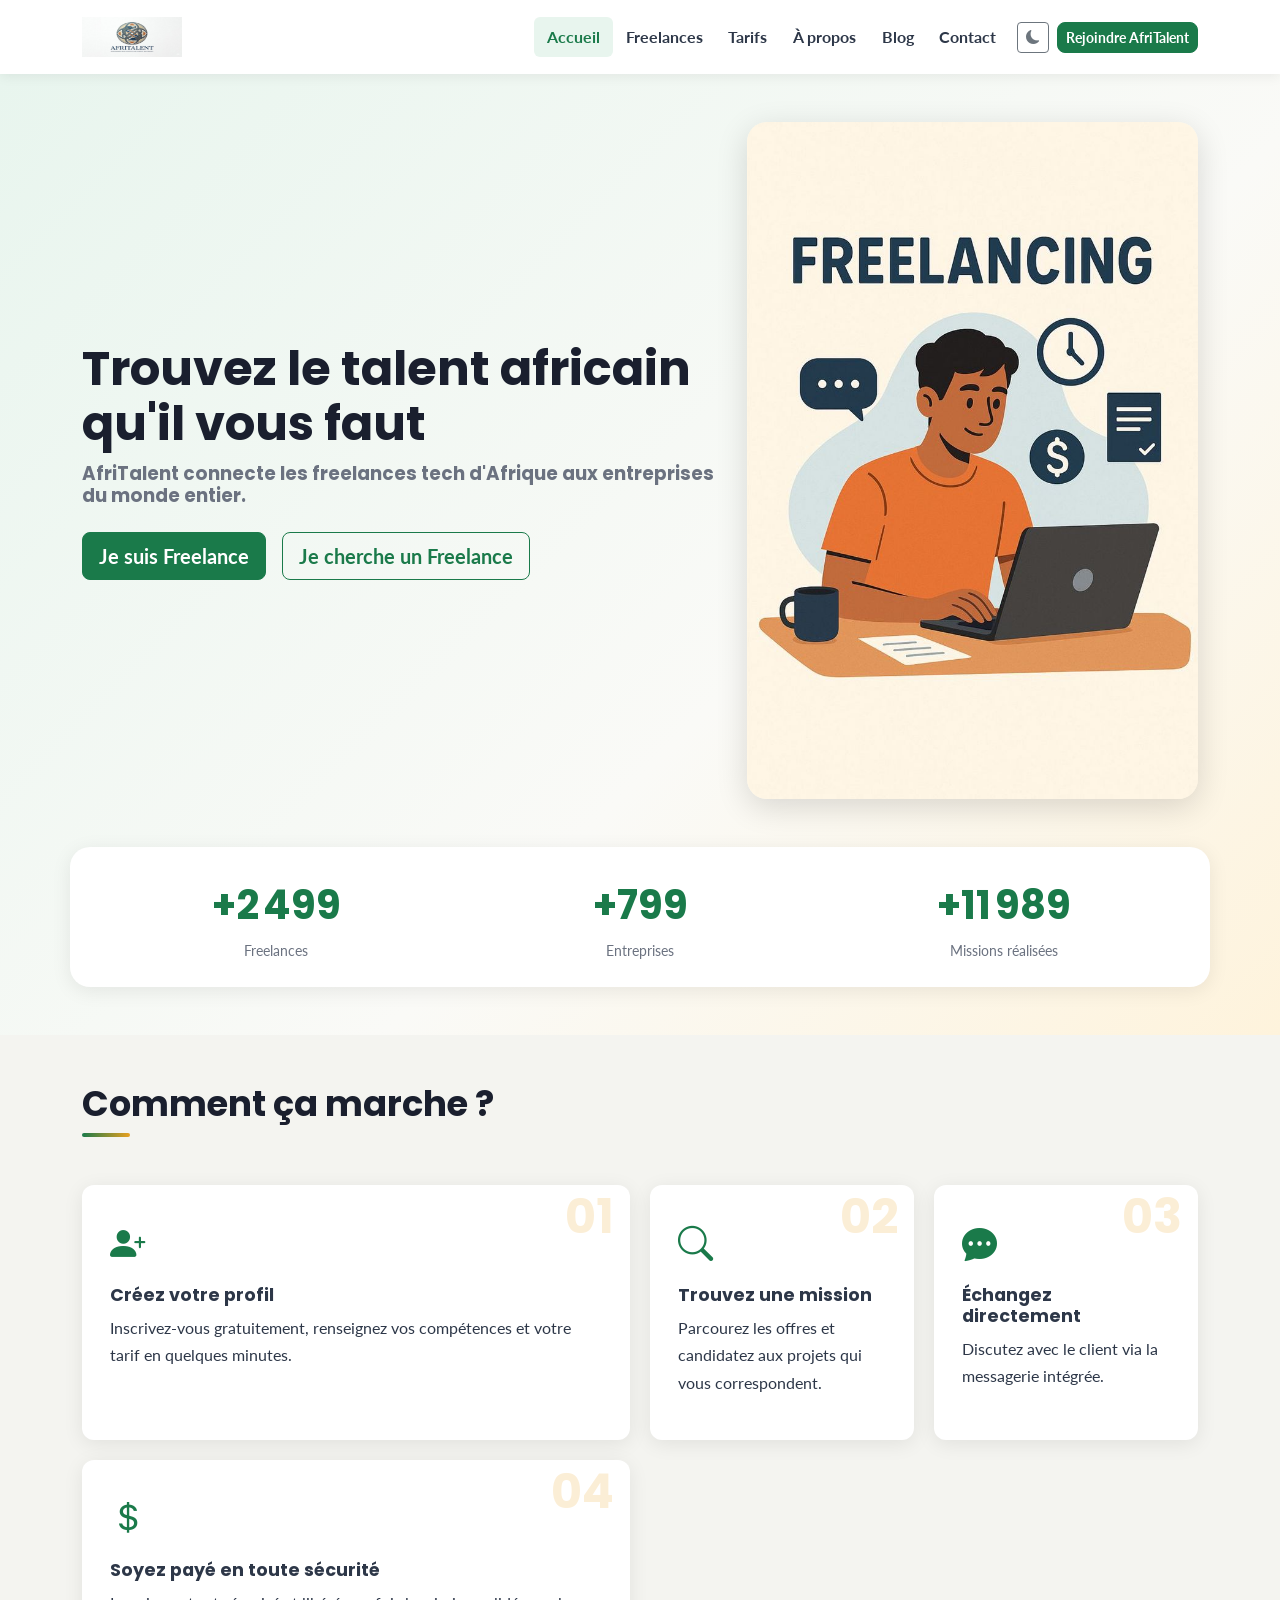
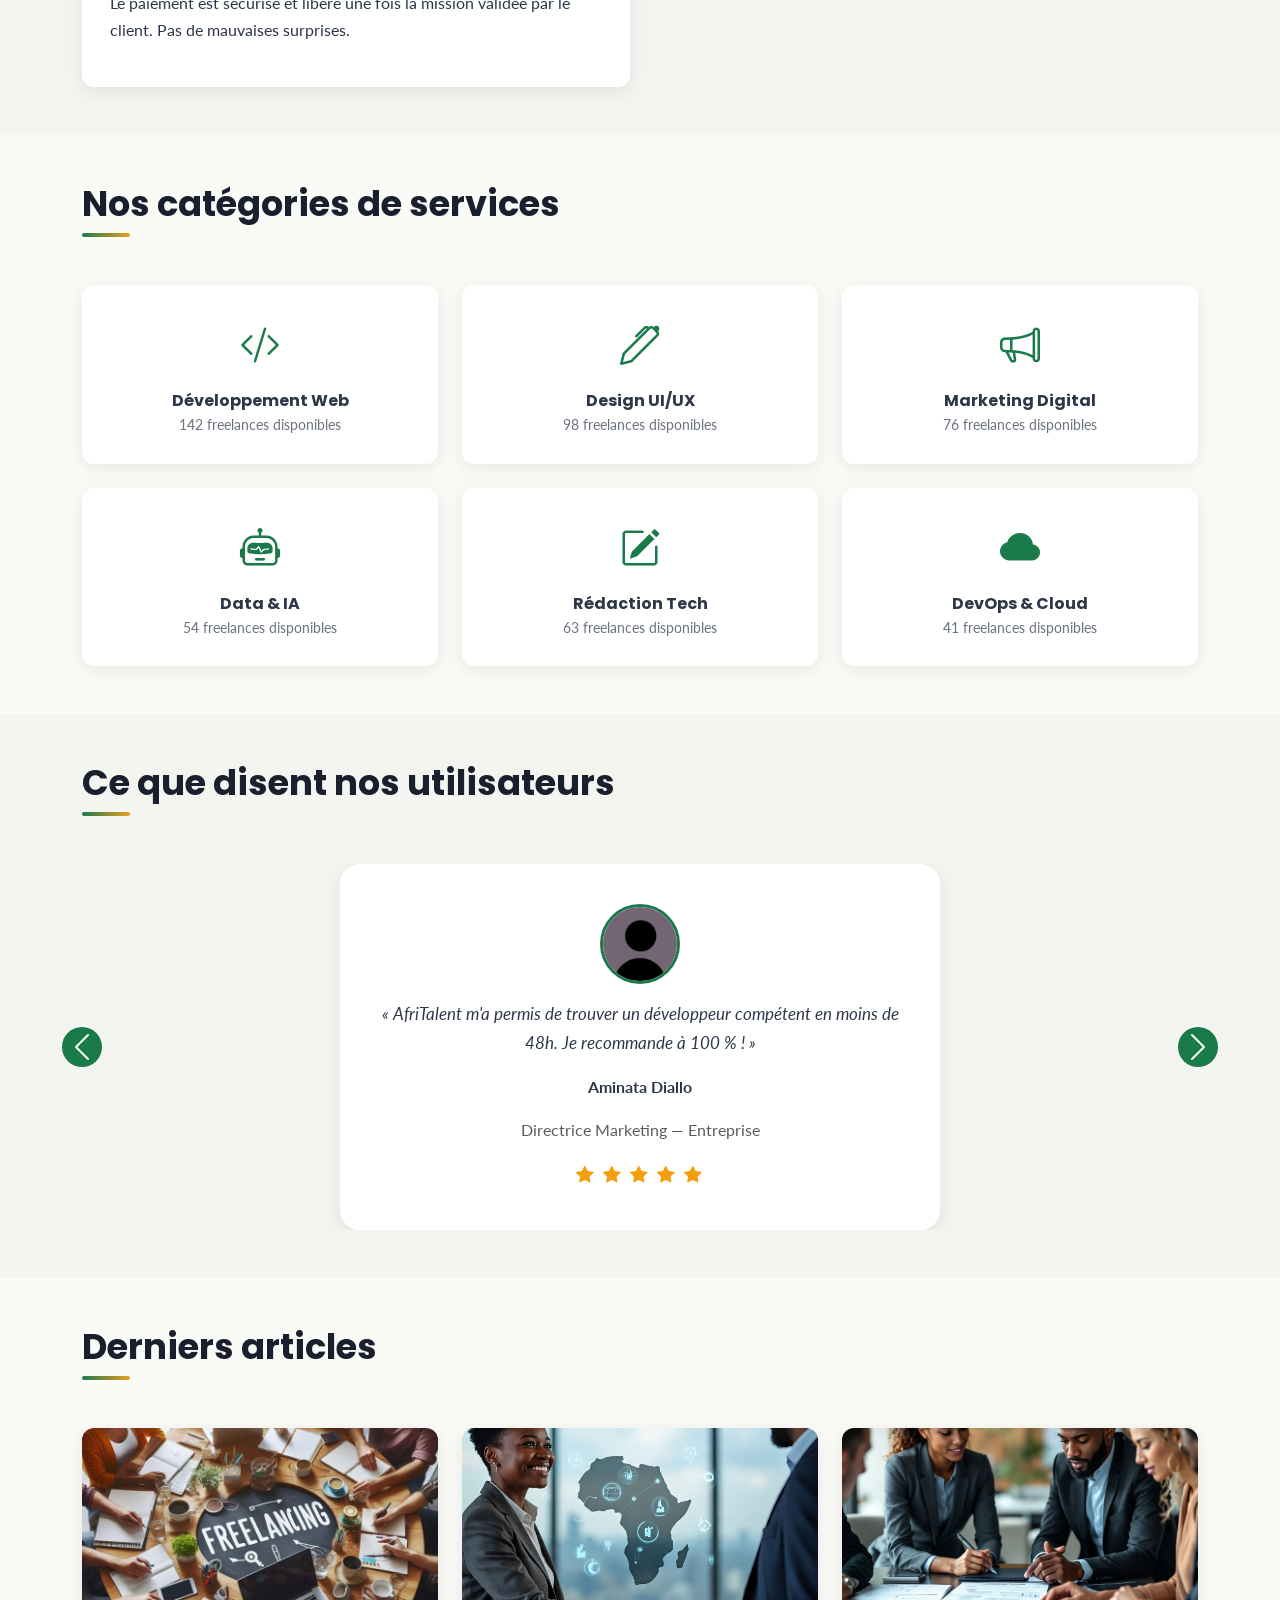
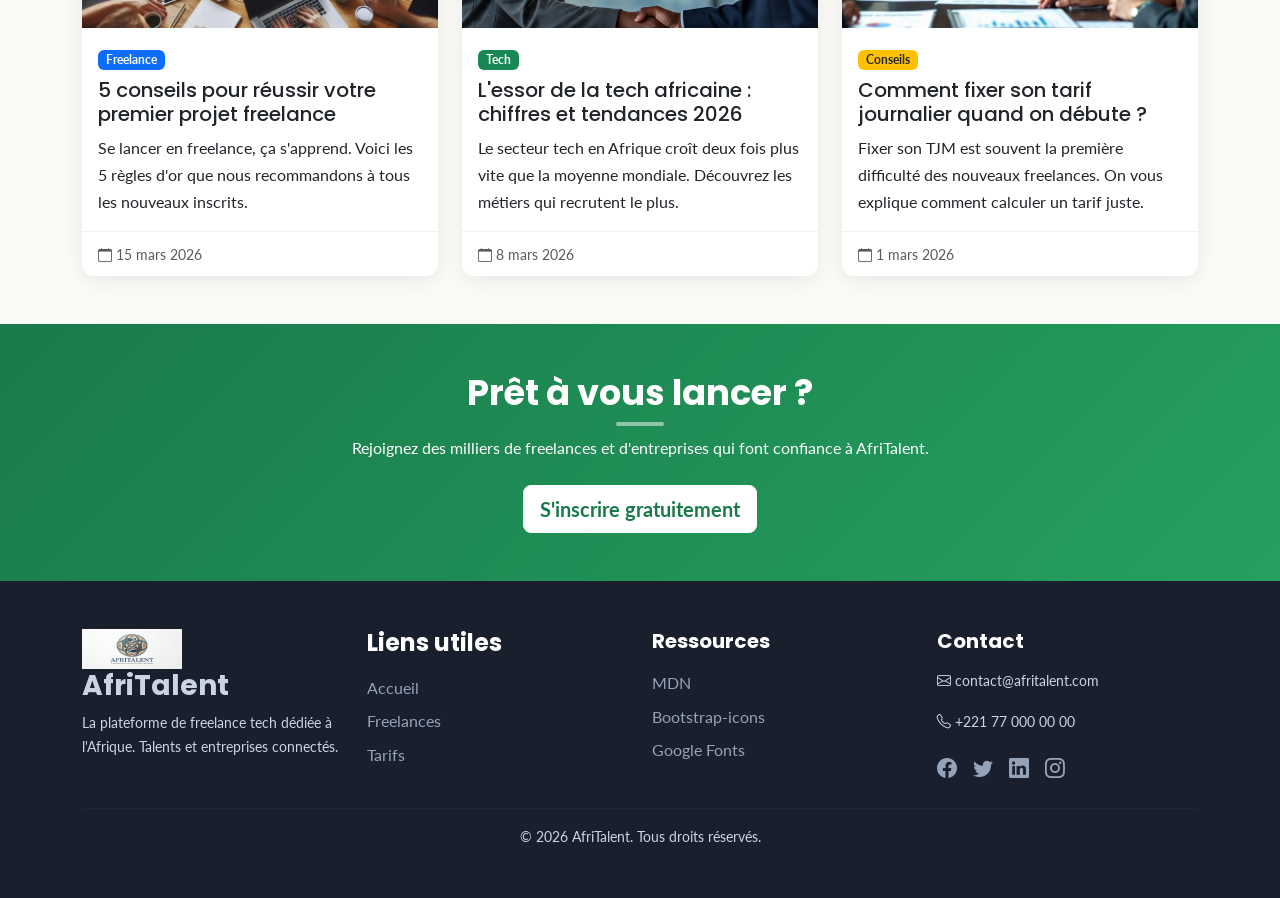
<file: index.html>
<!DOCTYPE html>
<html lang="fr">
<head>
  <meta charset="UTF-8">
  <meta name="viewport" content="width=device-width, initial-scale=1.0">
  <title>AfriTalent — Accueil</title>
  <link href="https://cdn.jsdelivr.net/npm/bootstrap@5.3.0/dist/css/bootstrap.min.css" rel="stylesheet">
  <link href="https://cdn.jsdelivr.net/npm/bootstrap-icons@1.11.0/font/bootstrap-icons.css" rel="stylesheet">
  <link href="https://fonts.googleapis.com/css2?family=Poppins:wght@600;700&family=Lato:wght@400;700&display=swap" rel="stylesheet">

  
  <link rel="stylesheet" href="css/style.css">
</head>
<body>

 
  <nav class="navbar navbar-expand-lg" id="navbar">
    <div class="container">
          <a class="navbar-brand d-flex align-items-center gap-2" href="index.html">
            <img src="images/WhatsApp_Image_2026-04-07_at_17.41.24.jpeg" width="100" height="40" alt="Logo AfriTalent">
          </a>

     
      <button
        class="navbar-toggler"
        type="button"
        data-bs-toggle="collapse"
        data-bs-target="#navMenu"
        aria-controls="navMenu"
        aria-expanded="false"
        aria-label="Ouvrir le menu">
        <span class="navbar-toggler-icon"></span>
      </button>

      
      <div class="collapse navbar-collapse" id="navMenu">
        <ul class="navbar-nav ms-auto align-items-lg-center">
          <li class="nav-item"><a class="nav-link active" href="index.html">Accueil</a></li>
          <li class="nav-item"><a class="nav-link" href="freelances.html">Freelances</a></li>
          <li class="nav-item"><a class="nav-link" href="tarifs.html">Tarifs</a></li>
          <li class="nav-item"><a class="nav-link" href="about.html">À propos</a></li>
          <li class="nav-item"><a class="nav-link" href="index.html#blog">Blog</a></li>
          <li class="nav-item"><a class="nav-link" href="contact.html">Contact</a></li>
          
          <li class="nav-item ms-lg-2">
            <button id="darkModeToggle" class="btn btn-sm btn-outline-secondary" aria-label="Activer le mode sombre">
              <i class="bi bi-moon-fill"></i>
            </button>
          </li>
         
          <li class="nav-item ms-lg-2">
            <a href="freelances.html" class="btn btn-primary btn-sm">Rejoindre AfriTalent</a>
          </li>
        </ul>
      </div>

    </div>
  </nav>
  


  <main>    
    <section id="hero">
      <div class="container py-5">
        <div class="row align-items-center">
          <div class="col-lg-7">
            <h1 class="hero-titre">Trouvez le talent africain qu'il vous faut</h1>
            <h2 class="hero-sous-titre">AfriTalent connecte les freelances tech d'Afrique aux entreprises du monde entier.</h2>
            <div class="d-flex gap-3 flex-wrap mt-4">
              <a href="freelances.html" class="btn btn-primary btn-lg">Je suis Freelance</a>
              <a href="freelances.html" class="btn btn-outline-primary btn-lg">Je cherche un Freelance</a>
            </div>
          </div>

          
          <div class="col-lg-5 text-center mt-4 mt-lg-0">
            <img
              src="images/df5d270bd0e7ac4cbce2df0875bbf3d8.jpg"
               class="img-fluid hero-img"
              width="200"
              alt="img-fluid hero-img">
              
          </div>

        </div>

        
        <div class="row text-center mt-5 stats-row">
          <div class="col-4">
            <p class="stat-nombre" data-cible="2500">0</p>
            <p class="stat-label">Freelances</p>
          </div>
          <div class="col-4">
            <p class="stat-nombre" data-cible="800">0</p>
            <p class="stat-label">Entreprises</p>
          </div>
          <div class="col-4">
            <p class="stat-nombre" data-cible="12000">0</p>
            <p class="stat-label">Missions réalisées</p>
          </div>
        </div>

      </div>
    </section>
    
    <section id="comment-ca-marche" class="py-5 bg-light">
      <div class="container">

        <h2 class="text-center section-titre mb-5">Comment ça marche ?</h2>

       
        <div class="bento-grid">

          <div class="bento-card bento-large">
            <span class="etape-num">01</span>
            <i class="bi bi-person-plus-fill bento-icon"></i>
            <h3>Créez votre profil</h3>
            <p>Inscrivez-vous gratuitement, renseignez vos compétences et votre tarif en quelques minutes.</p>
          </div>

          <div class="bento-card">
            <span class="etape-num">02</span>
            <i class="bi bi-search bento-icon"></i>
            <h3>Trouvez une mission</h3>
            <p>Parcourez les offres et candidatez aux projets qui vous correspondent.</p>
          </div>

          <div class="bento-card">
            <span class="etape-num">03</span>
            <i class="bi bi-chat-dots-fill bento-icon"></i>
            <h3>Échangez directement</h3>
            <p>Discutez avec le client via la messagerie intégrée.</p>
          </div>

          <div class="bento-card bento-large">
            <span class="etape-num">04</span>
            <i class="bi bi-currency-dollar bento-icon"></i>
            <h3>Soyez payé en toute sécurité</h3>
            <p>Le paiement est sécurisé et libéré une fois la mission validée par le client. Pas de mauvaises surprises.</p>
          </div>

        </div>

      </div>
    </section>
    
    <section id="categories" class="py-5">
      <div class="container">

        <h2 class="text-center section-titre mb-5">Nos catégories de services</h2>

        <div class="row g-4">

          <div class="col-6 col-md-4">
            <div class="carte-categorie text-center p-4">
              <i class="bi bi-code-slash cat-icon"></i>
              <h3>Développement Web</h3>
              <p>142 freelances disponibles</p>
            </div>
          </div>

          <div class="col-6 col-md-4">
            <div class="carte-categorie text-center p-4">
              <i class="bi bi-pen cat-icon"></i>
              <h3>Design UI/UX</h3>
              <p>98 freelances disponibles</p>
            </div>
          </div>

          <div class="col-6 col-md-4">
            <div class="carte-categorie text-center p-4">
              <i class="bi bi-megaphone cat-icon"></i>
              <h3>Marketing Digital</h3>
              <p>76 freelances disponibles</p>
            </div>
          </div>

          <div class="col-6 col-md-4">
            <div class="carte-categorie text-center p-4">
              <i class="bi bi-robot cat-icon"></i>
              <h3>Data & IA</h3>
              <p>54 freelances disponibles</p>
            </div>
          </div>

          <div class="col-6 col-md-4">
            <div class="carte-categorie text-center p-4">
              <i class="bi bi-pencil-square cat-icon"></i>
              <h3>Rédaction Tech</h3>
              <p>63 freelances disponibles</p>
            </div>
          </div>

          <div class="col-6 col-md-4">
            <div class="carte-categorie text-center p-4">
              <i class="bi bi-cloud-fill cat-icon"></i>
              <h3>DevOps & Cloud</h3>
              <p>41 freelances disponibles</p>
            </div>
          </div>

        </div>

      </div>
    </section>
    
    <section id="temoignages" class="py-5 bg-light">
      <div class="container">

        <h2 class="text-center section-titre mb-5">Ce que disent nos utilisateurs</h2>

       
        <div id="carouselTemoignages" class="carousel slide" data-bs-ride="carousel">

          <div class="carousel-inner">

            
            <div class="carousel-item active">
              <div class="temoignage-carte text-center mx-auto">
                <img src="images/687cf7e472a3b16ec2a5eead4aaeaf37.jpg" width="100" class="avatar-temoignage" alt="avatar-temoignage">
                <blockquote class="blockquote mt-3">
                  <p>« AfriTalent m'a permis de trouver un développeur compétent en moins de 48h. Je recommande à 100 % ! »</p>
                </blockquote>
                <p class="fw-bold">Aminata Diallo</p>
                <p class="text-muted">Directrice Marketing — Entreprise</p>
                <div class="etoiles">
                  <i class="bi bi-star-fill"></i>
                  <i class="bi bi-star-fill"></i>
                  <i class="bi bi-star-fill"></i>
                  <i class="bi bi-star-fill"></i>
                  <i class="bi bi-star-fill"></i>
                </div>
              </div>
            </div>

            
            <div class="carousel-item">
              <div class="temoignage-carte text-center mx-auto">
                <img src="images/76f5a322677777bc0635cb9f564b9ad1.jpg"   width="100" class="avatar-temoignage" alt="avatar-temoignage">
                <blockquote class="blockquote mt-3">
                  <p>« Grâce à AfriTalent, j'ai décroché mes 5 premières missions en seulement 2 semaines. »</p>
                </blockquote>
                <p class="fw-bold">Kofi Olomide</p>
                <p class="text-muted">Développeur Frontend — Freelance</p>
                <div class="etoiles">
                  <i class="bi bi-star-fill"></i>
                  <i class="bi bi-star-fill"></i>
                  <i class="bi bi-star-fill"></i>
                  <i class="bi bi-star-fill"></i>
                  <i class="bi bi-star-half"></i>
                </div>
              </div>
            </div>

            
            <div class="carousel-item">
              <div class="temoignage-carte text-center mx-auto">
                <img src="images/f19e9a0d8a4726cd33b479cc084d7b6a.jpg" width="100" class="avatar-temoignage" alt="avatar-temoignage">
                <blockquote class="blockquote mt-3">
                  <p>« Une plateforme pensée pour les freelances africains. Les paiements sont rapides et sécurisés. »</p>
                </blockquote>
                <p class="fw-bold">Fatou Ndiaye</p>
                <p class="text-muted">Designer UI/UX — Freelance</p>
                <div class="etoiles">
                  <i class="bi bi-star-fill"></i>
                  <i class="bi bi-star-fill"></i>
                  <i class="bi bi-star-fill"></i>
                  <i class="bi bi-star-fill"></i>
                  <i class="bi bi-star-fill"></i>
                </div>
              </div>
            </div>

          </div>

          
          <button class="carousel-control-prev" type="button" data-bs-target="#carouselTemoignages" data-bs-slide="prev" aria-label="Témoignage précédent">
            <span class="carousel-control-prev-icon"></span>
          </button>
          <button class="carousel-control-next" type="button" data-bs-target="#carouselTemoignages" data-bs-slide="next" aria-label="Témoignage suivant">
            <span class="carousel-control-next-icon"></span>
          </button>

        </div>

      </div>
    </section>
   
    <section id="blog" class="py-5">
      <div class="container">

        <h2 class="text-center section-titre mb-5">Derniers articles</h2>

        <div class="row g-4">

         
          <article class="col-12 col-md-4">
            <div class="card h-100">
              <img src="images/b1a58b099ced44c5b2db3e77854147b1.jpg" width="100" class="card-img-top" alt="card-img-top">
              <div class="card-body">
                <span class="badge bg-primary mb-2">Freelance</span>
                <h3 class="card-title h5">5 conseils pour réussir votre premier projet freelance</h3>
                <p class="card-text">Se lancer en freelance, ça s'apprend. Voici les 5 règles d'or que nous recommandons à tous les nouveaux inscrits.</p>
              </div>
              <div class="card-footer text-muted">
                <small><i class="bi bi-calendar"></i> 15 mars 2026</small>
              </div>
            </div>
          </article>

          
          <article class="col-12 col-md-4">
            <div class="card h-100">
              <img src="images/bdda19cdc6d26619f533c00db366be8b.jpg" width="100" class="card-img-top" alt="card-img-top">
              <div class="card-body">
                <span class="badge bg-success mb-2">Tech</span>
                <h3 class="card-title h5">L'essor de la tech africaine : chiffres et tendances 2026</h3>
                <p class="card-text">Le secteur tech en Afrique croît deux fois plus vite que la moyenne mondiale. Découvrez les métiers qui recrutent le plus.</p>
              </div>
              <div class="card-footer text-muted">
                <small><i class="bi bi-calendar"></i> 8 mars 2026</small>
              </div>
            </div>
          </article>

          
          <article class="col-12 col-md-4">
            <div class="card h-100">
              <img src="images/9570a740dff319b472f298de32eec435.jpg" width="100" class="card-img-top" alt="card-img-top">
              <div class="card-body">
                <span class="badge bg-warning text-dark mb-2">Conseils</span>
                <h3 class="card-title h5">Comment fixer son tarif journalier quand on débute ?</h3>
                <p class="card-text">Fixer son TJM est souvent la première difficulté des nouveaux freelances. On vous explique comment calculer un tarif juste.</p>
              </div>
              <div class="card-footer text-muted">
                <small><i class="bi bi-calendar"></i> 1 mars 2026</small>
              </div>
            </div>
          </article>

        </div>
      </div>
    </section>
    
    <section id="cta" class="py-5">
      <div class="container text-center">
        <h2 class="section-titre">Prêt à vous lancer ?</h2>
        <p class="mb-4">Rejoignez des milliers de freelances et d'entreprises qui font confiance à AfriTalent.</p>
        <a href="contact.html" class="btn btn-primary btn-lg">S'inscrire gratuitement</a>
      </div>
    </section>
    

  </main>


 
  <footer class="py-5">
    <div class="container">
      <div class="row g-4">

       
        <div class="col-12 col-md-3">
          <h3><img src="images/WhatsApp_Image_2026-04-07_at_17.41.24.jpeg" width="100" height="40" alt="Logo AfriTalent" > AfriTalent</h3>
          <p>La plateforme de freelance tech dédiée à l'Afrique. Talents et entreprises connectés.</p>
        </div>

        
        <div class="col-6 col-md-3">
          <h4>Liens utiles</h4>
          <ul class="list-unstyled">
            <li><a href="index.html">Accueil</a></li>
            <li><a href="freelances.html">Freelances</a></li>
            <li><a href="tarifs.html">Tarifs</a></li>
          </ul>
        </div>

       
        <div class="col-6 col-md-3">
          <h5>Ressources</h5>
          <ul class="list-unstyled">
            <li><a href="https://developer.mozilla.org/fr/">MDN</a></li>
            <li><a href="https://icons.getbootstrap.com/">Bootstrap-icons</a></li>
            <li><a href="https://fonts.googleapis.com/css2?family=Poppins:wght@600;700&family=Lato:wght@400;700&display=swap">Google Fonts</a></li>
          </ul>
        </div>

        
        <div class="col-12 col-md-3">
          <h5>Contact</h5>
          <p><i class="bi bi-envelope"></i> contact@afritalent.com</p>
          <p><i class="bi bi-telephone"></i> +221 77 000 00 00</p>
          <div class="d-flex gap-3 mt-2">
            <a href="#" aria-label="Facebook AfriTalent"><i class="bi bi-facebook fs-5"></i></a>
            <a href="#" aria-label="Twitter AfriTalent"><i class="bi bi-twitter fs-5"></i></a>
            <a href="#" aria-label="LinkedIn AfriTalent"><i class="bi bi-linkedin fs-5"></i></a>
            <a href="#" aria-label="Instagram AfriTalent"><i class="bi bi-instagram fs-5"></i></a>
          </div>
        </div>

      </div>

     
      <hr class="mt-4">
      <p class="text-center mb-0">© <span id="annee"></span> AfriTalent. Tous droits réservés.</p>
    </div>
  </footer>
  

 
  <button id="btnHaut" aria-label="Retour en haut de page">
    <i class="bi bi-arrow-up"></i>
  </button>

  
  <script src="https://cdn.jsdelivr.net/npm/bootstrap@5.3.0/dist/js/bootstrap.bundle.min.js"></script>
  <script src="js/main.js"></script>

</body>
</html>
</file>
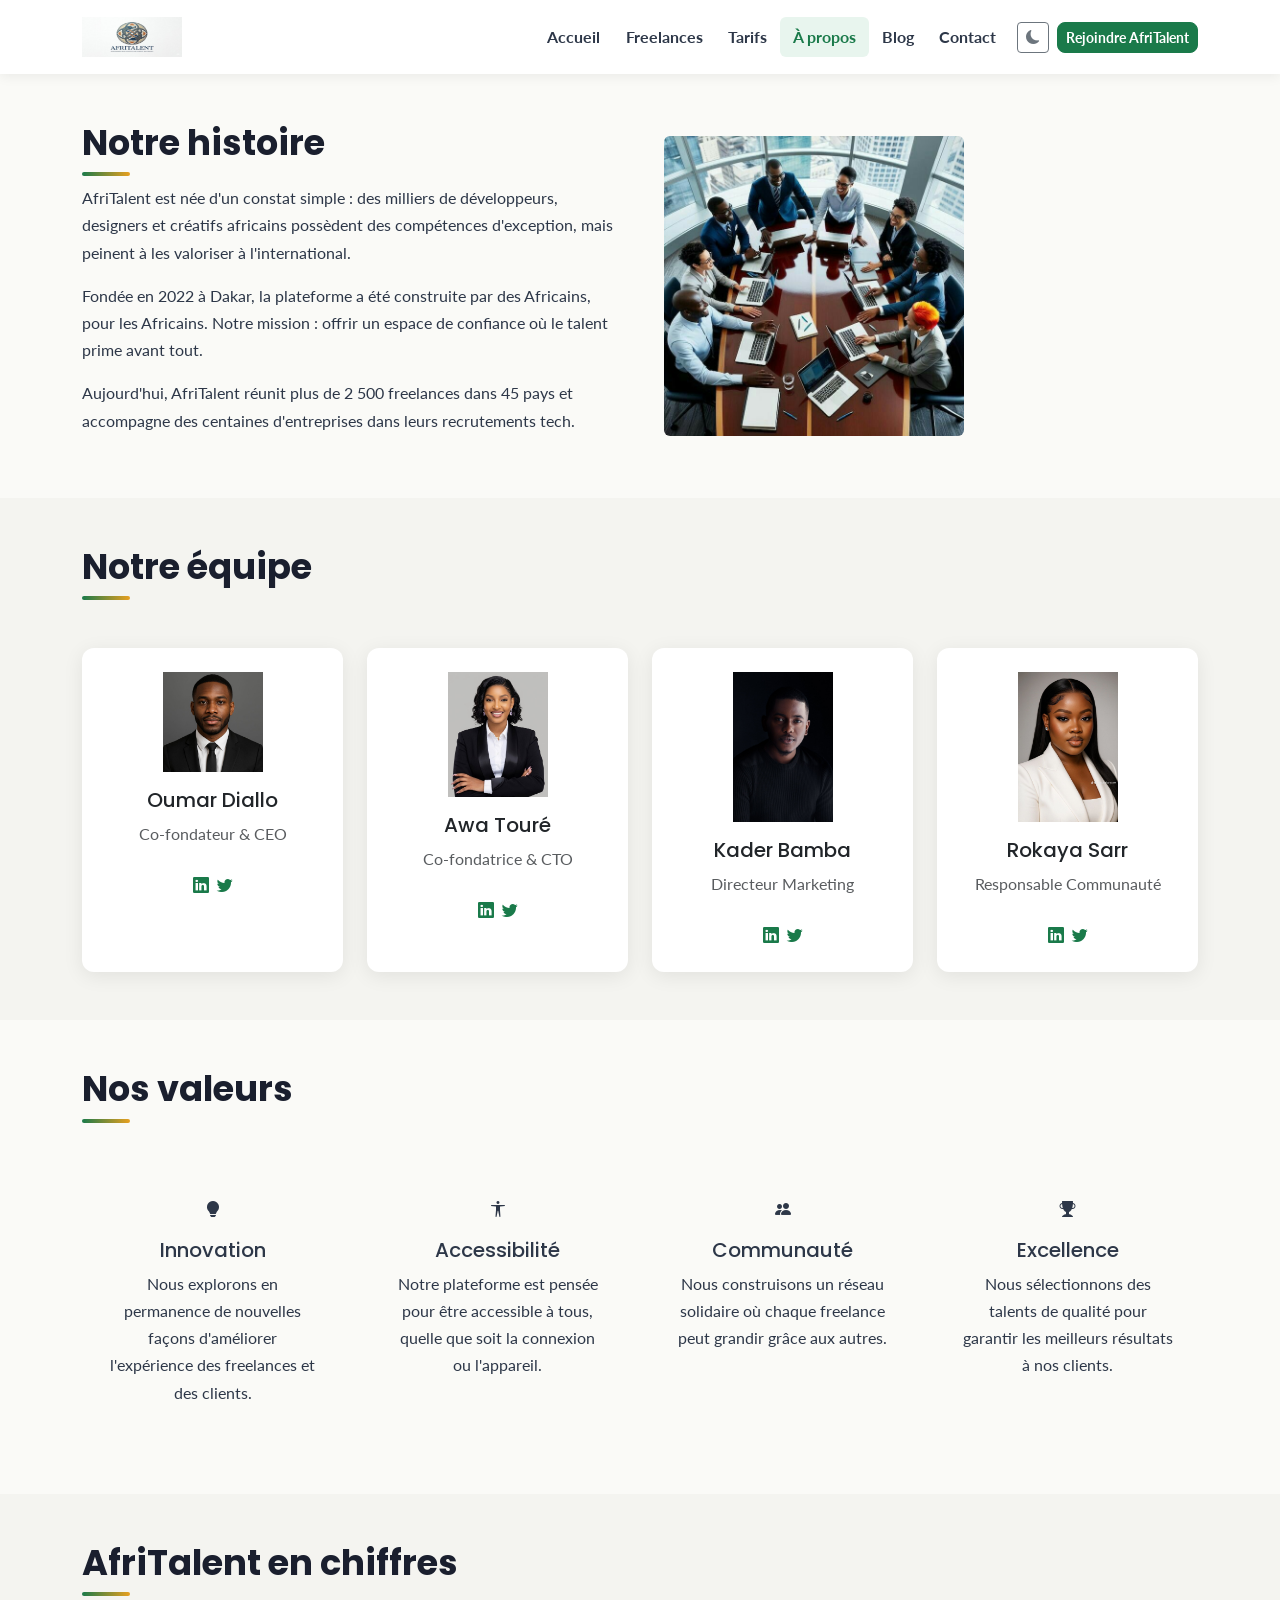
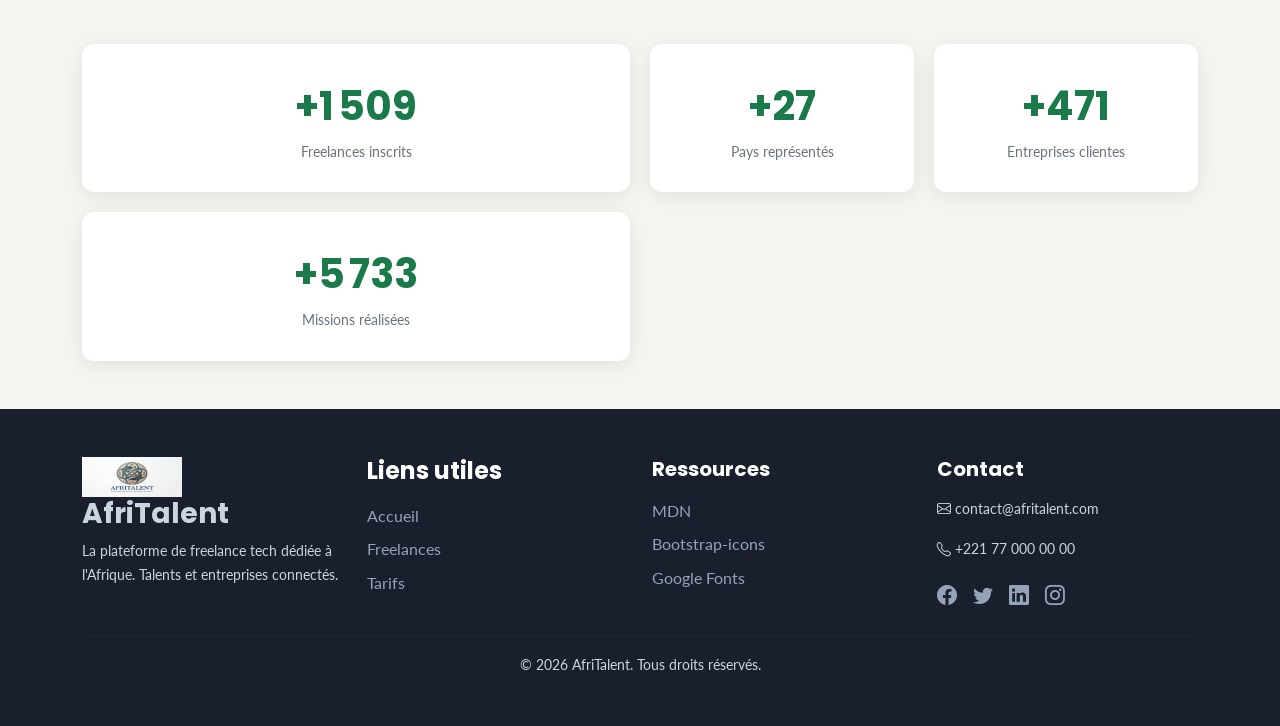
<file: about.html>
<!DOCTYPE html>

<html lang="fr">
<head>
  <meta charset="UTF-8">
  <meta name="viewport" content="width=device-width, initial-scale=1.0">
  <title>AfriTalent — À propos</title>

  <link href="https://cdn.jsdelivr.net/npm/bootstrap@5.3.0/dist/css/bootstrap.min.css" rel="stylesheet">
  <link href="https://cdn.jsdelivr.net/npm/bootstrap-icons@1.11.0/font/bootstrap-icons.css" rel="stylesheet">
  <link href="https://fonts.googleapis.com/css2?family=Poppins:wght@600;700&family=Lato:wght@400;700&display=swap" rel="stylesheet">
  <link rel="stylesheet" href="css/style.css">
</head>
<body>

 

 <nav class="navbar navbar-expand-lg" id="navbar">
    <div class="container">
          <a class="navbar-brand d-flex align-items-center gap-2" href="about.html">
            <img src="images/WhatsApp_Image_2026-04-07_at_17.41.24.jpeg" width="100" height="40" alt="Logo AfriTalent" >
          </a>
      
      <button
        class="navbar-toggler"
        type="button"
        data-bs-toggle="collapse"
        data-bs-target="#navMenu"
        aria-controls="navMenu"
        aria-expanded="false"
        aria-label="Ouvrir le menu">
        <span class="navbar-toggler-icon"></span>
      </button>
      <div class="collapse navbar-collapse" id="navMenu">
        <ul class="navbar-nav ms-auto align-items-lg-center">
          <li class="nav-item"><a class="nav-link" href="index.html">Accueil</a></li>
          <li class="nav-item"><a class="nav-link" href="freelances.html">Freelances</a></li>
          <li class="nav-item"><a class="nav-link" href="tarifs.html">Tarifs</a></li>
          <li class="nav-item"><a class="nav-link active" href="about.html">À propos</a></li>
          <li class="nav-item"><a class="nav-link" href="index.html#blog">Blog</a></li>
          <li class="nav-item"><a class="nav-link" href="contact.html">Contact</a></li>
          <li class="nav-item ms-lg-2">
            <button id="darkModeToggle" class="btn btn-sm btn-outline-secondary" aria-label="Activer le mode sombre">
              <i class="bi bi-moon-fill"></i>
            </button>
          </li>
          <li class="nav-item ms-lg-2">
            <a href="contact.html" class="btn btn-primary btn-sm">Rejoindre AfriTalent</a>
          </li>
        </ul>
      </div>
    </div>
  </nav>
 
  <main>


<section id="notre-histoire" class="py-5">
  <div class="container">
    <div class="row align-items-center g-5">

     
      <div class="col-lg-6">
        <h1 class="section-titre">Notre histoire</h1>
        <p>AfriTalent est née d'un constat simple : des milliers de développeurs, designers et créatifs africains possèdent des compétences d'exception, mais peinent à les valoriser à l'international.</p>
        <p>Fondée en 2022 à Dakar, la plateforme a été construite par des Africains, pour les Africains. Notre mission : offrir un espace de confiance où le talent prime avant tout.</p>
        <p>Aujourd'hui, AfriTalent réunit plus de 2 500 freelances dans 45 pays et accompagne des centaines d'entreprises dans leurs recrutements tech.</p>
      </div>

     
      <div class="col-lg-6 text-center">
        <img
          src="images/37081ba71fe676dae36eb520a37b9ba0.jpg"
          width="300"
          class="img-fluid rounded"
          alt="img-fluid rounded">
      </div>

    </div>
  </div>
</section>

<section id="equipe" class="py-5 bg-light">
  <div class="container">

    <h2 class="section-titre text-center mb-5">Notre équipe</h2>

    <div class="row g-4 justify-content-center">

      
      <div class="col-12 col-sm-6 col-md-3">
        <div class="card carte-equipe text-center p-4 h-100">
          <img src="images/78a49037be202bfa335fef1cf9e3718f.jpg" width="100" class="avatar-equipe mx-auto" alt="avatar-equipe mx-auto">
          <h3 class="h5 mt-3">Oumar Diallo</h3>
          <p class="text-muted">Co-fondateur & CEO</p>
          <div class="d-flex justify-content-center gap-2 mt-2">
            <a href="#" aria-label="LinkedIn de Oumar Diallo"><i class="bi bi-linkedin"></i></a>
            <a href="#" aria-label="Twitter de Oumar Diallo"><i class="bi bi-twitter"></i></a>
          </div>
        </div>
      </div>

      <div class="col-12 col-sm-6 col-md-3">
        <div class="card carte-equipe text-center p-4 h-100">
          <img src="images/83b36988547b4e469c51b1bd72244a81.jpg" width="100" class="avatar-equipe mx-auto" alt="avatar-equipe mx-auto">
          <h3 class="h5 mt-3">Awa Touré</h3>
          <p class="text-muted">Co-fondatrice & CTO</p>
          <div class="d-flex justify-content-center gap-2 mt-2">
            <a href="#" aria-label="LinkedIn de Awa Touré"><i class="bi bi-linkedin"></i></a>
            <a href="#" aria-label="Twitter de Awa Touré"><i class="bi bi-twitter"></i></a>
          </div>
        </div>
      </div>

      
      <div class="col-12 col-sm-6 col-md-3">
        <div class="card carte-equipe text-center p-4 h-100">
          <img src="images/c1a7aeb50eb91ceb8b17fdafae41c72e.jpg" width="100" class="avatar-equipe mx-auto" alt="avatar-equipe mx-auto">
          <h3 class="h5 mt-3">Kader Bamba</h3>
          <p class="text-muted">Directeur Marketing</p>
          <div class="d-flex justify-content-center gap-2 mt-2">
            <a href="#" aria-label="LinkedIn de Kader Bamba"><i class="bi bi-linkedin"></i></a>
            <a href="#" aria-label="Twitter de Kader Bamba"><i class="bi bi-twitter"></i></a>
          </div>
        </div>
      </div>

     
      <div class="col-12 col-sm-6 col-md-3">
        <div class="card carte-equipe text-center p-4 h-100">
          <img src="images/bd002c3fc8a3ac8dc9d9a5e6d3c851af.jpg" width="100" class="avatar-equipe mx-auto" alt="avatar-equipe mx-auto">
          <h3 class="h5 mt-3">Rokaya Sarr</h3>
          <p class="text-muted">Responsable Communauté</p>
          <div class="d-flex justify-content-center gap-2 mt-2">
            <a href="#" aria-label="LinkedIn de Rokia Sanogo"><i class="bi bi-linkedin"></i></a>
            <a href="#" aria-label="Twitter de Rokia Sanogo"><i class="bi bi-twitter"></i></a>
          </div>
        </div>
      </div>

    </div>

  </div>
</section>

<section id="valeurs" class="py-5">
  <div class="container">

    <h2 class="section-titre text-center mb-5">Nos valeurs</h2>

    <div class="row g-4 text-center">

      <div class="col-12 col-sm-6 col-md-3">
        <div class="carte-valeur p-4">
          <i class="bi bi-lightbulb-fill valeur-icon"></i>
          <h3 class="h5 mt-3">Innovation</h3>
          <p>Nous explorons en permanence de nouvelles façons d'améliorer l'expérience des freelances et des clients.</p>
        </div>
      </div>

      <div class="col-12 col-sm-6 col-md-3">
        <div class="carte-valeur p-4">
          <i class="bi bi-universal-access valeur-icon"></i>
          <h3 class="h5 mt-3">Accessibilité</h3>
          <p>Notre plateforme est pensée pour être accessible à tous, quelle que soit la connexion ou l'appareil.</p>
        </div>
      </div>

      <div class="col-12 col-sm-6 col-md-3">
        <div class="carte-valeur p-4">
          <i class="bi bi-people-fill valeur-icon"></i>
          <h3 class="h5 mt-3">Communauté</h3>
          <p>Nous construisons un réseau solidaire où chaque freelance peut grandir grâce aux autres.</p>
        </div>
      </div>

      <div class="col-12 col-sm-6 col-md-3">
        <div class="carte-valeur p-4">
          <i class="bi bi-trophy-fill valeur-icon"></i>
          <h3 class="h5 mt-3">Excellence</h3>
          <p>Nous sélectionnons des talents de qualité pour garantir les meilleurs résultats à nos clients.</p>
        </div>
      </div>

    </div>

  </div>
</section>

<section id="chiffres" class="py-5 bg-light">
  <div class="container">

    <h2 class="section-titre text-center mb-5">AfriTalent en chiffres</h2>
    <div class="bento-grid">
      <div class="bento-card bento-large text-center">
        <p class="stat-nombre" data-cible="2500">0</p>
        <p class="stat-label">Freelances inscrits</p>
      </div>
      <div class="bento-card text-center">
        <p class="stat-nombre" data-cible="45">0</p>
        <p class="stat-label">Pays représentés</p>
      </div>
      <div class="bento-card text-center">
        <p class="stat-nombre" data-cible="800">0</p>
        <p class="stat-label">Entreprises clientes</p>
      </div>
      <div class="bento-card bento-large text-center">
        <p class="stat-nombre" data-cible="12000">0</p>
        <p class="stat-label">Missions réalisées</p>
      </div>
    </div>

  </div>
</section>
  </main>

  <footer class="py-5">
    <div class="container">
      <div class="row g-4">
         <div class="col-12 col-md-3">
          <h3><img src="images/WhatsApp_Image_2026-04-07_at_17.41.24.jpeg" width="100" height="40" alt="Logo AfriTalent" > AfriTalent</h3>
          <p>La plateforme de freelance tech dédiée à l'Afrique. Talents et entreprises connectés.</p>
        </div>
        <div class="col-6 col-md-3">
          <h4>Liens utiles</h4>
          <ul class="list-unstyled">
            <li><a href="index.html">Accueil</a></li>
            <li><a href="freelances.html">Freelances</a></li>
            <li><a href="tarifs.html">Tarifs</a></li>
          </ul>
        </div>
        <div class="col-6 col-md-3">
          <h5>Ressources</h5>
            <ul class="list-unstyled">
            <li><a href="https://developer.mozilla.org/fr/">MDN</a></li>
            <li><a href="https://icons.getbootstrap.com/">Bootstrap-icons</a></li>
            <li><a href="https://fonts.googleapis.com/css2?family=Poppins:wght@600;700&family=Lato:wght@400;700&display=swap">Google Fonts</a></li>
          </ul>
        </div>
        <div class="col-12 col-md-3">
          <h5>Contact</h5>
          <p><i class="bi bi-envelope"></i> contact@afritalent.com</p>
          <p><i class="bi bi-telephone"></i> +221 77 000 00 00</p>
          <div class="d-flex gap-3 mt-2">
            <a href="#" aria-label="Facebook AfriTalent"><i class="bi bi-facebook fs-5"></i></a>
            <a href="#" aria-label="Twitter AfriTalent"><i class="bi bi-twitter fs-5"></i></a>
            <a href="#" aria-label="LinkedIn AfriTalent"><i class="bi bi-linkedin fs-5"></i></a>
            <a href="#" aria-label="Instagram AfriTalent"><i class="bi bi-instagram fs-5"></i></a>
          </div>
        </div>
      </div>
      <hr class="mt-4">
      <p class="text-center mb-0">© <span id="annee"></span> AfriTalent. Tous droits réservés.</p>
    </div>
  </footer>


  <button id="btnHaut" aria-label="Retour en haut de page">
    <i class="bi bi-arrow-up"></i>
  </button>

  <script src="https://cdn.jsdelivr.net/npm/bootstrap@5.3.0/dist/js/bootstrap.bundle.min.js"></script>

  <script src="js/main.js"></script>

</body>
</html>
</file>
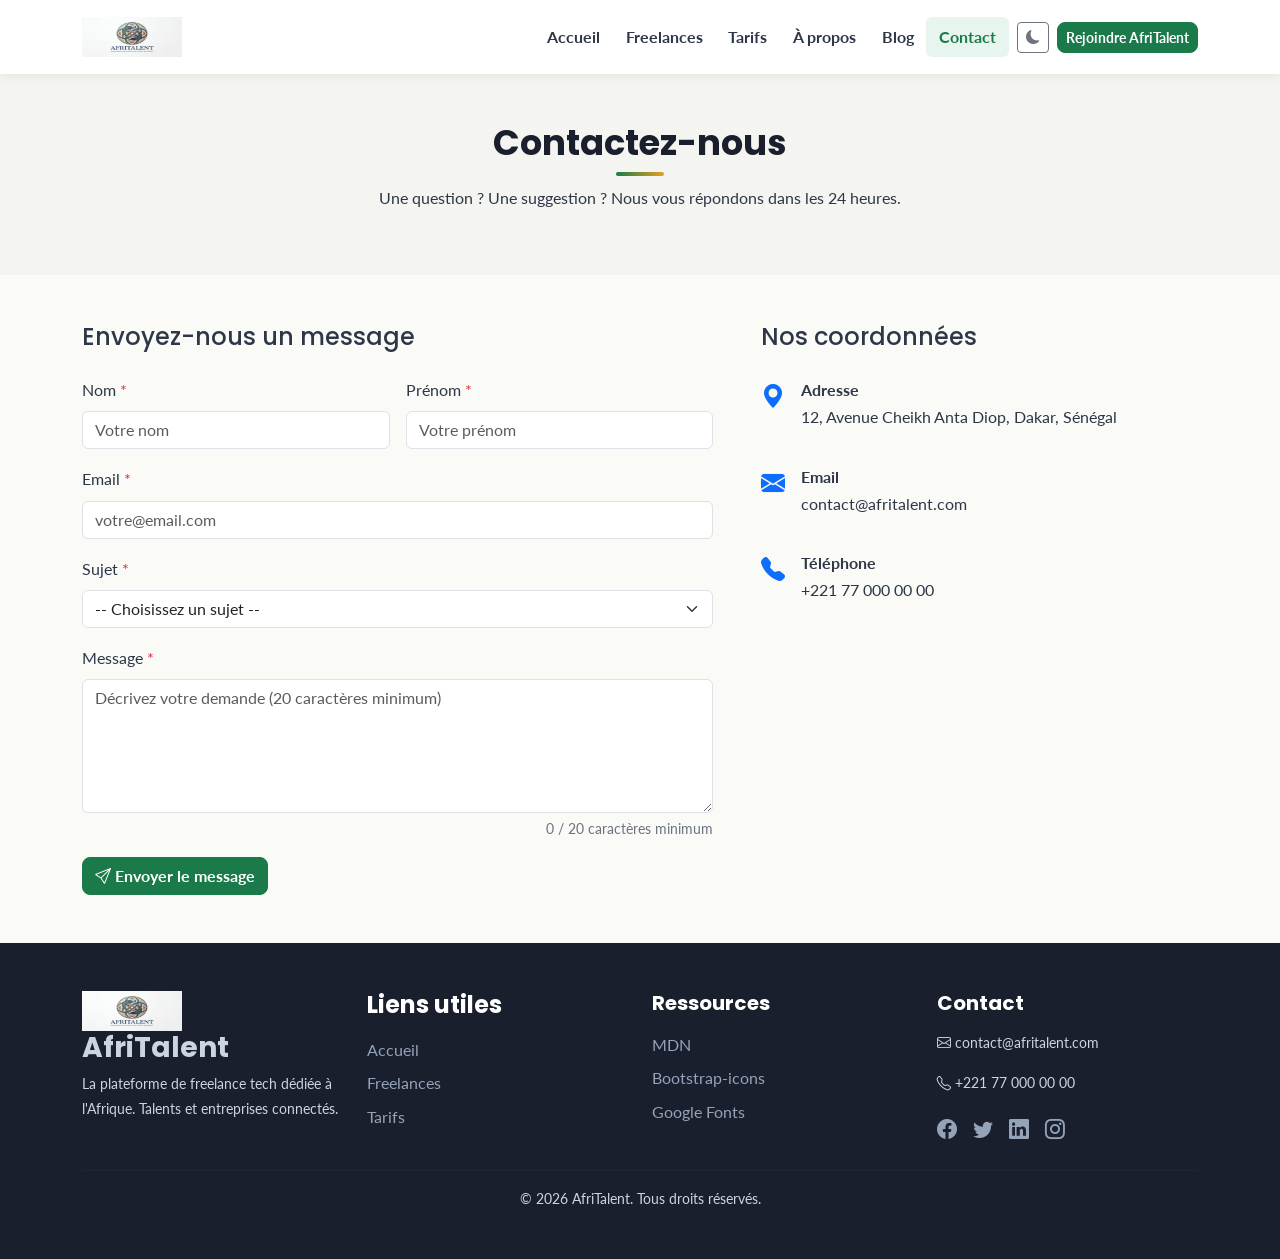
<file: contact.html>
<!DOCTYPE html>
<html lang="fr">
<head>
  <meta charset="UTF-8">
  <meta name="viewport" content="width=device-width, initial-scale=1.0">
  <title>AfriTalent — Contact</title>

  <link href="https://cdn.jsdelivr.net/npm/bootstrap@5.3.0/dist/css/bootstrap.min.css" rel="stylesheet">
  <link href="https://cdn.jsdelivr.net/npm/bootstrap-icons@1.11.0/font/bootstrap-icons.css" rel="stylesheet">
  <link href="https://fonts.googleapis.com/css2?family=Poppins:wght@600;700&family=Lato:wght@400;700&display=swap" rel="stylesheet">
  <link rel="stylesheet" href="css/style.css">
</head>
<body>

 

  <nav class="navbar navbar-expand-lg" id="navbar">
    <div class="container">
       <a class="navbar-brand d-flex align-items-center gap-2" href="index.html">
            <img src="images/WhatsApp_Image_2026-04-07_at_17.41.24.jpeg" width="100" height="40" alt="Logo AfriTalent" >
          </a>
      <button
        class="navbar-toggler"
        type="button"
        data-bs-toggle="collapse"
        data-bs-target="#navMenu"
        aria-controls="navMenu"
        aria-expanded="false"
        aria-label="Ouvrir le menu">
        <span class="navbar-toggler-icon"></span>
      </button>
      <div class="collapse navbar-collapse" id="navMenu">
        <ul class="navbar-nav ms-auto align-items-lg-center">
          <li class="nav-item"><a class="nav-link" href="index.html">Accueil</a></li>
          <li class="nav-item"><a class="nav-link" href="freelances.html">Freelances</a></li>
          <li class="nav-item"><a class="nav-link" href="tarifs.html">Tarifs</a></li>
          <li class="nav-item"><a class="nav-link" href="about.html">À propos</a></li>
          <li class="nav-item"><a class="nav-link" href="index.html#blog">Blog</a></li>
          <li class="nav-item"><a class="nav-link active" href="contact.html">Contact</a></li>
          <li class="nav-item ms-lg-2">
            <button id="darkModeToggle" class="btn btn-sm btn-outline-secondary" aria-label="Activer le mode sombre">
              <i class="bi bi-moon-fill"></i>
            </button>
          </li>
          <li class="nav-item ms-lg-2">
            <a href="contact.html" class="btn btn-primary btn-sm">Rejoindre AfriTalent</a>
          </li>
        </ul>
      </div>
    </div>
  </nav>
 

  <main>

<section class="py-5 bg-light">
  <div class="container text-center">
    <h1 class="section-titre">Contactez-nous</h1>
    <p>Une question ? Une suggestion ? Nous vous répondons dans les 24 heures.</p>
  </div>
</section>



<section class="py-5">
  <div class="container">
    <div class="row g-5">

      
      <div class="col-lg-7">
        <h2 class="h4 mb-4">Envoyez-nous un message</h2>

       
        <form id="formulaireContact" novalidate>

          <div class="row g-3">

           
            <div class="col-md-6">
              <label for="nom" class="form-label">Nom <span class="text-danger">*</span></label>
              <input
                type="text"
                class="form-control"
                id="nom"
                name="nom"
                placeholder="Votre nom"
                required>
              
              <div class="message-erreur" id="erreur-nom"></div>
            </div>

           
            <div class="col-md-6">
              <label for="prenom" class="form-label">Prénom <span class="text-danger">*</span></label>
              <input
                type="text"
                class="form-control"
                id="prenom"
                name="prenom"
                placeholder="Votre prénom"
                required>
              <div class="message-erreur" id="erreur-prenom"></div>
            </div>

           
            <div class="col-12">
              <label for="email" class="form-label">Email <span class="text-danger">*</span></label>
              <input
                type="email"
                class="form-control"
                id="email"
                name="email"
                placeholder="votre@email.com"
                required>
              <div class="message-erreur" id="erreur-email"></div>
            </div>

           
            <div class="col-12">
              <label for="sujet" class="form-label">Sujet <span class="text-danger">*</span></label>
              <select class="form-select" id="sujet" name="sujet" required>
                <option value="">-- Choisissez un sujet --</option>
                <option value="inscription">Inscription / Compte</option>
                <option value="paiement">Paiement</option>
                <option value="mission">Mission / Projet</option>
                <option value="partenariat">Partenariat</option>
                <option value="autre">Autre</option>
              </select>
              <div class="message-erreur" id="erreur-sujet"></div>
            </div>

            
            <div class="col-12">
              <label for="message" class="form-label">Message <span class="text-danger">*</span></label>
              <textarea
                class="form-control"
                id="message"
                name="message"
                rows="5"
                placeholder="Décrivez votre demande (20 caractères minimum)"
                required></textarea>
              <div class="message-erreur" id="erreur-message"></div>
            </div>

         
            <div class="col-12">
              <button type="submit" class="btn btn-primary">
                <i class="bi bi-send"></i> Envoyer le message
              </button>
            </div>

          </div>

        </form>

       
        <div id="message-succes" class="alert alert-success mt-4" style="display:none;" role="alert">
          <i class="bi bi-check-circle-fill"></i>
          Votre message a bien été envoyé ! Nous vous répondrons dans les 24 heures.
        </div>

      </div>
     
      <aside class="col-lg-5">
        <h2 class="h4 mb-4">Nos coordonnées</h2>

        <div class="d-flex gap-3 mb-3 align-items-start">
          <i class="bi bi-geo-alt-fill fs-4 text-primary"></i>
          <div>
            <p class="fw-bold mb-0">Adresse</p>
            <p>12, Avenue Cheikh Anta Diop, Dakar, Sénégal</p>
          </div>
        </div>

        <div class="d-flex gap-3 mb-3 align-items-start">
          <i class="bi bi-envelope-fill fs-4 text-primary"></i>
          <div>
            <p class="fw-bold mb-0">Email</p>
            <p>contact@afritalent.com</p>
          </div>
        </div>

        <div class="d-flex gap-3 mb-4 align-items-start">
          <i class="bi bi-telephone-fill fs-4 text-primary"></i>
          <div>
            <p class="fw-bold mb-0">Téléphone</p>
            <p>+221 77 000 00 00</p>
          </div>
        </div>

       
        <iframe
          src="https://www.google.com/maps/embed?pb=!1m18!1m12!1m3!1d3859.8!2d-17.4441!3d14.6928!2m3!1f0!2f0!3f0!3m2!1i1024!2i768!4f13.1!3m3!1m2!1s0x0%3A0x0!2zMTTCsDQxJzMzLjMiTiAxN8KwMjYnMzguOCJX!5e0!3m2!1sfr!2ssn!4v1234567890"
         
          height="220"
          style="border:0; border-radius: 8px ; width: 100%;"
          allowfullscreen=""
          loading="lazy"
          title="Localisation d'AfriTalent sur Google Maps">
        </iframe>

      </aside>

    </div>
  </div>
</section>


  </main>

  
  <footer class="py-5">
    <div class="container">
      <div class="row g-4">

        
        <div class="col-12 col-md-3">
          <h3><img src="images/WhatsApp_Image_2026-04-07_at_17.41.24.jpeg" width="100" height="40" alt="Logo AfriTalent" > AfriTalent</h3>
          <p>La plateforme de freelance tech dédiée à l'Afrique. Talents et entreprises connectés.</p>
        </div>

       
        <div class="col-6 col-md-3">
          <h4>Liens utiles</h4>
          <ul class="list-unstyled">
            <li><a href="index.html">Accueil</a></li>
            <li><a href="freelances.html">Freelances</a></li>
            <li><a href="tarifs.html">Tarifs</a></li>
          </ul>
        </div>

       
        <div class="col-6 col-md-3">
          <h5>Ressources</h5>
          <ul class="list-unstyled">
            <li><a href="https://developer.mozilla.org/fr/">MDN</a></li>
            <li><a href="https://icons.getbootstrap.com/">Bootstrap-icons</a></li>
            <li><a href="https://fonts.googleapis.com/css2?family=Poppins:wght@600;700&family=Lato:wght@400;700&display=swap">Google Fonts</a></li>
          </ul>
        </div>

        
        <div class="col-12 col-md-3">
          <h5>Contact</h5>
          <p><i class="bi bi-envelope"></i> contact@afritalent.com</p>
          <p><i class="bi bi-telephone"></i> +221 77 000 00 00</p>
          <div class="d-flex gap-3 mt-2">
            <a href="#" aria-label="Facebook AfriTalent"><i class="bi bi-facebook fs-5"></i></a>
            <a href="#" aria-label="Twitter AfriTalent"><i class="bi bi-twitter fs-5"></i></a>
            <a href="#" aria-label="LinkedIn AfriTalent"><i class="bi bi-linkedin fs-5"></i></a>
            <a href="#" aria-label="Instagram AfriTalent"><i class="bi bi-instagram fs-5"></i></a>
          </div>
        </div>

      </div>

     
      <hr class="mt-4">
      <p class="text-center mb-0">© <span id="annee"></span> AfriTalent. Tous droits réservés.</p>
    </div>
  </footer>
  
  <button id="btnHaut" aria-label="Retour en haut de page">
    <i class="bi bi-arrow-up"></i>
  </button>

  
  <script src="https://cdn.jsdelivr.net/npm/bootstrap@5.3.0/dist/js/bootstrap.bundle.min.js"></script>
 
  <script src="js/main.js"></script>

</body>
</html>
</file>
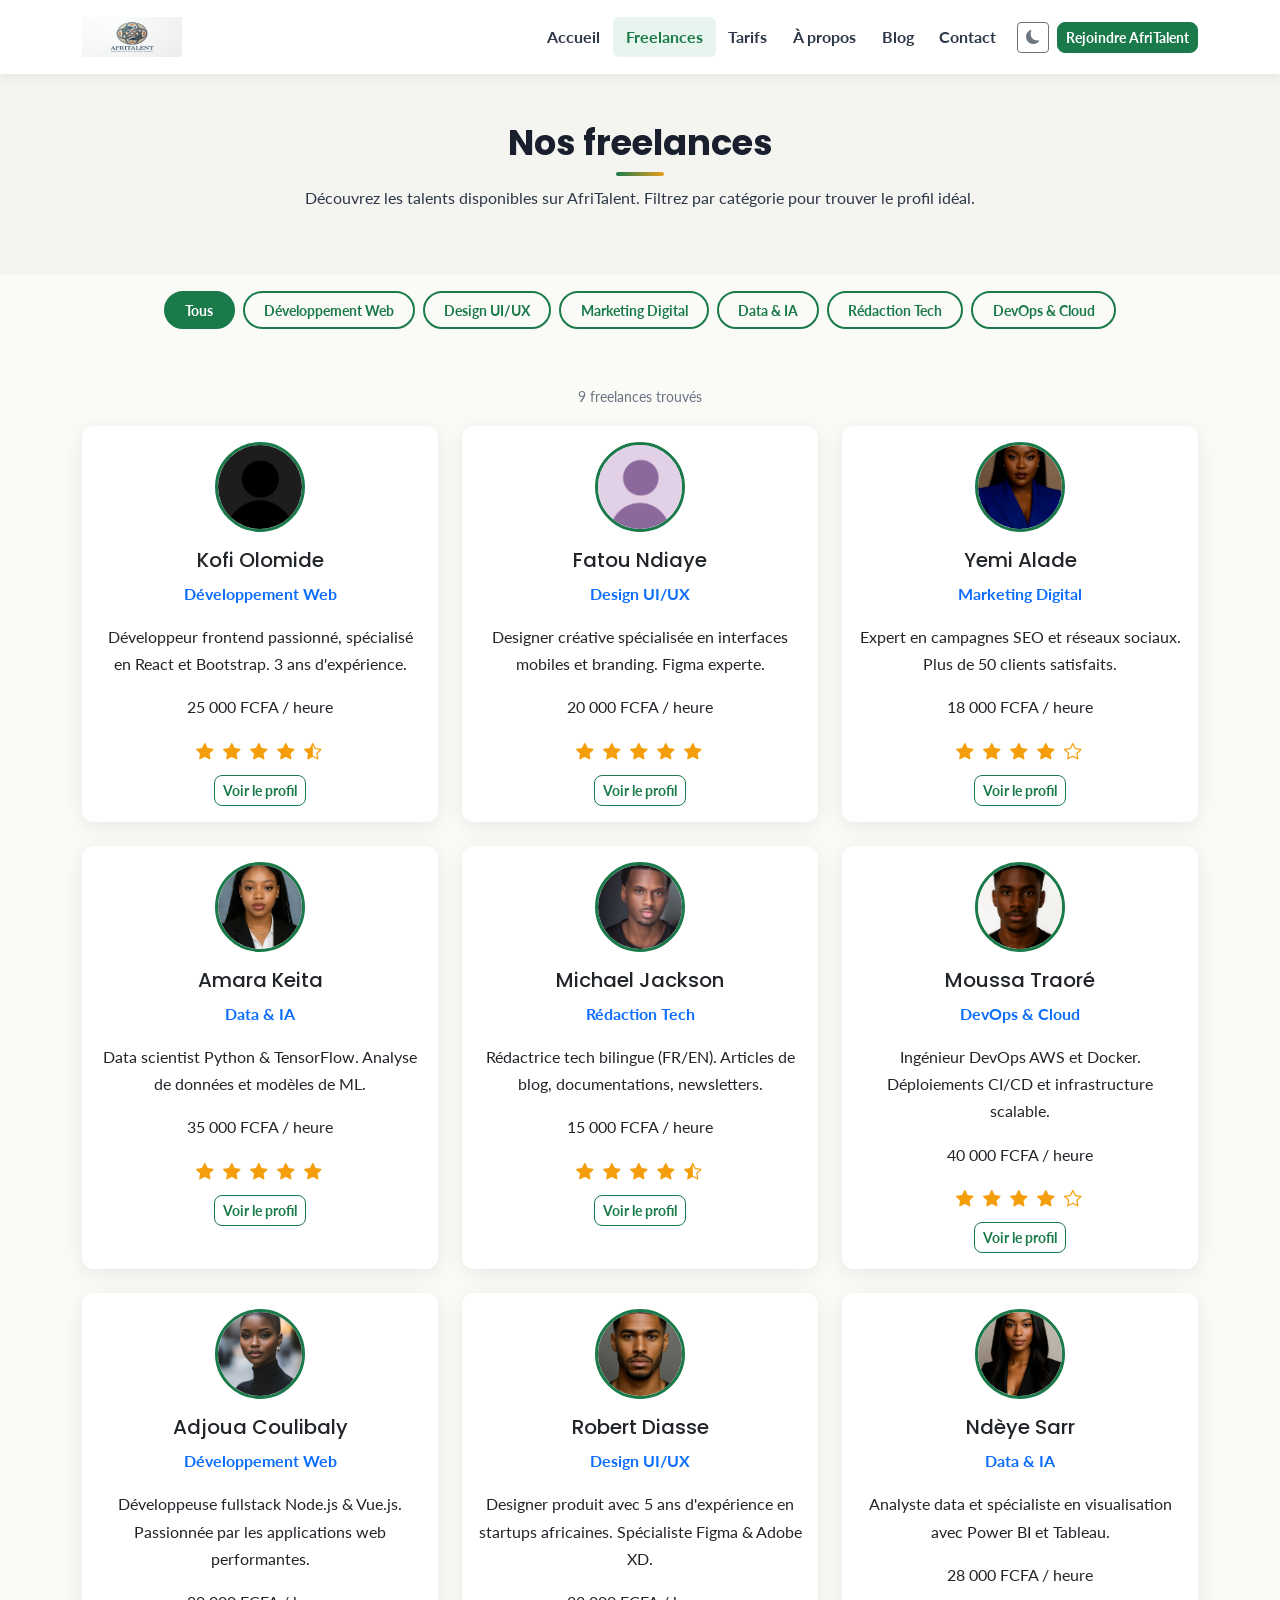
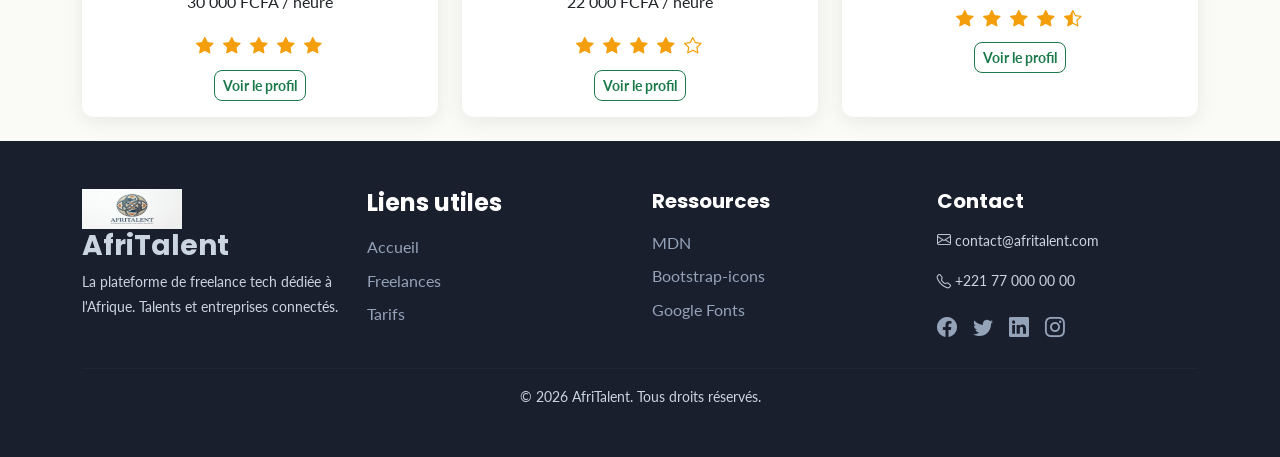
<file: freelances.html>
<!DOCTYPE html>

<html lang="fr">
<head>
  <meta charset="UTF-8">
  <meta name="viewport" content="width=device-width, initial-scale=1.0">
  <title>AfriTalent — Freelances</title>

  <link href="https://cdn.jsdelivr.net/npm/bootstrap@5.3.0/dist/css/bootstrap.min.css" rel="stylesheet">
  <link href="https://cdn.jsdelivr.net/npm/bootstrap-icons@1.11.0/font/bootstrap-icons.css" rel="stylesheet">
  <link href="https://fonts.googleapis.com/css2?family=Poppins:wght@600;700&family=Lato:wght@400;700&display=swap" rel="stylesheet">
  <link rel="stylesheet" href="css/style.css">
</head>
<body>

 

  <nav class="navbar navbar-expand-lg" id="navbar">
    <div class="container">
          <a class="navbar-brand d-flex align-items-center gap-2" href="freelances.html">
            <img src="images/WhatsApp_Image_2026-04-07_at_17.41.24.jpeg" width="100" height="40" alt="Logo_AfriTalent">
          </a>
      <button
        class="navbar-toggler"
        type="button"
        data-bs-toggle="collapse"
        data-bs-target="#navMenu"
        aria-controls="navMenu"
        aria-expanded="false"
        aria-label="Ouvrir le menu">
        <span class="navbar-toggler-icon"></span>
      </button>
      <div class="collapse navbar-collapse" id="navMenu">
        <ul class="navbar-nav ms-auto align-items-lg-center">
          <li class="nav-item"><a class="nav-link" href="index.html">Accueil</a></li>
          <li class="nav-item"><a class="nav-link active" href="freelances.html">Freelances</a></li>
          <li class="nav-item"><a class="nav-link" href="tarifs.html">Tarifs</a></li>
          <li class="nav-item"><a class="nav-link" href="about.html">À propos</a></li>
          <li class="nav-item"><a class="nav-link" href="index.html#blog">Blog</a></li>
          <li class="nav-item"><a class="nav-link" href="contact.html">Contact</a></li>
          <li class="nav-item ms-lg-2">
            <button id="darkModeToggle" class="btn btn-sm btn-outline-secondary" aria-label="Activer le mode sombre">
              <i class="bi bi-moon-fill"></i>
            </button>
          </li>
          <li class="nav-item ms-lg-2">
            <a href="contact.html" class="btn btn-primary btn-sm">Rejoindre AfriTalent</a>
          </li>
        </ul>
      </div>
    </div>
  </nav>
 
  <main>


<section class="py-5 bg-light">
  <div class="container text-center">
    <h1 class="section-titre">Nos freelances</h1>
    <p>Découvrez les talents disponibles sur AfriTalent. Filtrez par catégorie pour trouver le profil idéal.</p>
  </div>
</section>



<div class="py-3">
  <div class="container">
    <div class="d-flex flex-wrap gap-2 justify-content-center" id="filtres">
      
      <button class="btn btn-primary btn-filtre" data-filtre="tous">Tous</button>
      <button class="btn btn-outline-primary btn-filtre" data-filtre="dev-web">Développement Web</button>
      <button class="btn btn-outline-primary btn-filtre" data-filtre="design">Design UI/UX</button>
      <button class="btn btn-outline-primary btn-filtre" data-filtre="marketing">Marketing Digital</button>
      <button class="btn btn-outline-primary btn-filtre" data-filtre="data">Data & IA</button>
      <button class="btn btn-outline-primary btn-filtre" data-filtre="redaction">Rédaction Tech</button>
      <button class="btn btn-outline-primary btn-filtre" data-filtre="devops">DevOps & Cloud</button>
    </div>
  </div>
</div>

<div class="py-4">
  <div class="container">
    <div class="row g-4" id="grille-freelances">

     
      <article class="col-12 col-md-6 col-lg-4 carte-freelance" data-categorie="dev-web">
        <div class="card h-100">
          <div class="card-body text-center">
            <img src="images/76f5a322677777bc0635cb9f564b9ad1.jpg" width="100" class="avatar-freelance"  alt="avatar-freelance">
            <h2 class="card-title h5 mt-3">Kofi Olomide</h2>
            <p class="text-primary fw-bold">Développement Web</p>
            <p class="card-text">Développeur frontend passionné, spécialisé en React et Bootstrap. 3 ans d'expérience.</p>
            <p><i class="FCFA"></i> 25 000 FCFA / heure</p>
            <div class="etoiles mb-2">
              <i class="bi bi-star-fill"></i>
              <i class="bi bi-star-fill"></i>
              <i class="bi bi-star-fill"></i>
              <i class="bi bi-star-fill"></i>
              <i class="bi bi-star-half"></i>
            </div>
            <a href="#" class="btn btn-outline-primary btn-sm">Voir le profil</a>
          </div>
        </div>
      </article>

     
      <article class="col-12 col-md-6 col-lg-4 carte-freelance" data-categorie="design">
        <div class="card h-100">
          <div class="card-body text-center">
            <img src="images/f19e9a0d8a4726cd33b479cc084d7b6a.jpg" width="100" class="avatar-freelance"  alt="avatar-freelance">
            <h2 class="card-title h5 mt-3">Fatou Ndiaye</h2>
            <p class="text-primary fw-bold">Design UI/UX</p>
            <p class="card-text">Designer créative spécialisée en interfaces mobiles et branding. Figma experte.</p>
            <p><i class="FCFA"></i> 20 000 FCFA / heure</p>
            <div class="etoiles mb-2">
              <i class="bi bi-star-fill"></i>
              <i class="bi bi-star-fill"></i>
              <i class="bi bi-star-fill"></i>
              <i class="bi bi-star-fill"></i>
              <i class="bi bi-star-fill"></i>
            </div>
            <a href="#" class="btn btn-outline-primary btn-sm">Voir le profil</a>
          </div>
        </div>
      </article>

      
      <article class="col-12 col-md-6 col-lg-4 carte-freelance" data-categorie="marketing">
        <div class="card h-100">
          <div class="card-body text-center">
            <img src="images/69c7bf155826ad6835ca2bfa626f8b5f.jpg" width="100" class="avatar-freelance"  alt="avatar-freelance">
            <h2 class="card-title h5 mt-3">Yemi Alade</h2>
            <p class="text-primary fw-bold">Marketing Digital</p>
            <p class="card-text">Expert en campagnes SEO et réseaux sociaux. Plus de 50 clients satisfaits.</p>
            <p><i class="FCFA"></i> 18 000 FCFA / heure</p>
            <div class="etoiles mb-2">
              <i class="bi bi-star-fill"></i>
              <i class="bi bi-star-fill"></i>
              <i class="bi bi-star-fill"></i>
              <i class="bi bi-star-fill"></i>
              <i class="bi bi-star"></i>
            </div>
            <a href="#" class="btn btn-outline-primary btn-sm">Voir le profil</a>
          </div>
        </div>
      </article>

    
      <article class="col-12 col-md-6 col-lg-4 carte-freelance" data-categorie="data">
        <div class="card h-100">
          <div class="card-body text-center">
            <img src="images/a9217f43edd88f18a5bdbc480aa4d8e4.jpg" width="100" class="avatar-freelance"  alt="avatar-freelance">
            <h2 class="card-title h5 mt-3">Amara Keita</h2>
            <p class="text-primary fw-bold">Data & IA</p>
            <p class="card-text">Data scientist Python & TensorFlow. Analyse de données et modèles de ML.</p>
            <p><i class="FCFA"></i> 35 000 FCFA / heure</p>
            <div class="etoiles mb-2">
              <i class="bi bi-star-fill"></i>
              <i class="bi bi-star-fill"></i>
              <i class="bi bi-star-fill"></i>
              <i class="bi bi-star-fill"></i>
              <i class="bi bi-star-fill"></i>
            </div>
            <a href="#" class="btn btn-outline-primary btn-sm">Voir le profil</a>
          </div>
        </div>
      </article>

     
      <article class="col-12 col-md-6 col-lg-4 carte-freelance" data-categorie="redaction">
        <div class="card h-100">
          <div class="card-body text-center">
            <img src="images/73f6fc99381750dd0abad59712069b4f.jpg" width="100" class="avatar-freelance" alt="avatar-freelance">
            <h2 class="card-title h5 mt-3">Michael Jackson</h2>
            <p class="text-primary fw-bold">Rédaction Tech</p>
            <p class="card-text">Rédactrice tech bilingue (FR/EN). Articles de blog, documentations, newsletters.</p>
            <p><i class="FCFA"></i> 15 000 FCFA / heure</p>
            <div class="etoiles mb-2">
              <i class="bi bi-star-fill"></i>
              <i class="bi bi-star-fill"></i>
              <i class="bi bi-star-fill"></i>
              <i class="bi bi-star-fill"></i>
              <i class="bi bi-star-half"></i>
            </div>
            <a href="#" class="btn btn-outline-primary btn-sm">Voir le profil</a>
          </div>
        </div>
      </article>

      
      <article class="col-12 col-md-6 col-lg-4 carte-freelance" data-categorie="devops">
        <div class="card h-100">
          <div class="card-body text-center">
            <img src="images/9fcfc9a4f5bd0744a077b575a56b7ae7.jpg" width="100" class="avatar-freelance" alt="avatar-freelance">
            <h2 class="card-title h5 mt-3">Moussa Traoré</h2>
            <p class="text-primary fw-bold">DevOps & Cloud</p>
            <p class="card-text">Ingénieur DevOps AWS et Docker. Déploiements CI/CD et infrastructure scalable.</p>
            <p><i class="FCFA"></i> 40 000 FCFA / heure</p>
            <div class="etoiles mb-2">
              <i class="bi bi-star-fill"></i>
              <i class="bi bi-star-fill"></i>
              <i class="bi bi-star-fill"></i>
              <i class="bi bi-star-fill"></i>
              <i class="bi bi-star"></i>
            </div>
            <a href="#" class="btn btn-outline-primary btn-sm">Voir le profil</a>
          </div>
        </div>
      </article>

      
      <article class="col-12 col-md-6 col-lg-4 carte-freelance" data-categorie="dev-web">
        <div class="card h-100">
          <div class="card-body text-center">
            <img src="images/3558a01bfbd046ea71c5fdfc15accfa2.jpg" width="100" class="avatar-freelance"  alt="avatar-freelance">
            <h2 class="card-title h5 mt-3">Adjoua Coulibaly</h2>
            <p class="text-primary fw-bold">Développement Web</p>
            <p class="card-text">Développeuse fullstack Node.js & Vue.js. Passionnée par les applications web performantes.</p>
            <p><i class="FCFA"></i> 30 000 FCFA / heure</p>
            <div class="etoiles mb-2">
              <i class="bi bi-star-fill"></i>
              <i class="bi bi-star-fill"></i>
              <i class="bi bi-star-fill"></i>
              <i class="bi bi-star-fill"></i>
              <i class="bi bi-star-fill"></i>
            </div>
            <a href="#" class="btn btn-outline-primary btn-sm">Voir le profil</a>
          </div>
        </div>
      </article>

      
      <article class="col-12 col-md-6 col-lg-4 carte-freelance" data-categorie="design">
        <div class="card h-100">
          <div class="card-body text-center">
            <img src="images/f3b602f7908b0583a7391d36a7c637a0.jpg" width="100" class="avatar-freelance"  alt="avatar-freelance">
            <h2 class="card-title h5 mt-3">Robert Diasse</h2>
            <p class="text-primary fw-bold">Design UI/UX</p>
            <p class="card-text">Designer produit avec 5 ans d'expérience en startups africaines. Spécialiste Figma & Adobe XD.</p>
            <p><i class="FCFA"></i> 22 000 FCFA / heure</p>
            <div class="etoiles mb-2">
              <i class="bi bi-star-fill"></i>
              <i class="bi bi-star-fill"></i>
              <i class="bi bi-star-fill"></i>
              <i class="bi bi-star-fill"></i>
              <i class="bi bi-star"></i>
            </div>
            <a href="#" class="btn btn-outline-primary btn-sm">Voir le profil</a>
          </div>
        </div>
      </article>

      
      <article class="col-12 col-md-6 col-lg-4 carte-freelance" data-categorie="data">
        <div class="card h-100">
          <div class="card-body text-center">
            <img src="images/998818c88c562213348721eb7836abce.jpg" width="100" class="avatar-freelance"  alt="avatar-freelance">
            <h2 class="card-title h5 mt-3">Ndèye Sarr</h2>
            <p class="text-primary fw-bold">Data & IA</p>
            <p class="card-text">Analyste data et spécialiste en visualisation avec Power BI et Tableau.</p>
            <p><i class="FCFA"></i> 28 000 FCFA / heure</p>
            <div class="etoiles mb-2">
              <i class="bi bi-star-fill"></i>
              <i class="bi bi-star-fill"></i>
              <i class="bi bi-star-fill"></i>
              <i class="bi bi-star-fill"></i>
              <i class="bi bi-star-half"></i>
            </div>
            <a href="#" class="btn btn-outline-primary btn-sm">Voir le profil</a>
          </div>
        </div>
      </article>

    </div>
    
    <p id="aucun-resultat" class="text-center text-muted mt-4" style="display:none;">Aucun freelance trouvé pour cette catégorie.</p>
  </div>
</div>


  </main>

  

  <footer class="py-5">
    <div class="container">
      <div class="row g-4">
         <div class="col-12 col-md-3">
          <h3><img src="images/WhatsApp_Image_2026-04-07_at_17.41.24.jpeg" width="100" height="40" alt="Logo_AfriTalent" > AfriTalent</h3>
          <p>La plateforme de freelance tech dédiée à l'Afrique. Talents et entreprises connectés.</p>
        </div>
        <div class="col-6 col-md-3">
          <h4>Liens utiles</h4>
          <ul class="list-unstyled">
            <li><a href="index.html">Accueil</a></li>
            <li><a href="freelances.html">Freelances</a></li>
            <li><a href="tarifs.html">Tarifs</a></li>
          </ul>
        </div>
        <div class="col-6 col-md-3">
          <h5>Ressources</h5>
            <ul class="list-unstyled">
            <li><a href="https://developer.mozilla.org/fr/">MDN</a></li>
            <li><a href="https://icons.getbootstrap.com/">Bootstrap-icons</a></li>
            <li><a href="https://fonts.googleapis.com/css2?family=Poppins:wght@600;700&family=Lato:wght@400;700&display=swap">Google Fonts</a></li>
          </ul>
        </div>
        <div class="col-12 col-md-3">
          <h5>Contact</h5>
          <p><i class="bi bi-envelope"></i> contact@afritalent.com</p>
          <p><i class="bi bi-telephone"></i> +221 77 000 00 00</p>
          <div class="d-flex gap-3 mt-2">
            <a href="#" aria-label="Facebook AfriTalent"><i class="bi bi-facebook fs-5"></i></a>
            <a href="#" aria-label="Twitter AfriTalent"><i class="bi bi-twitter fs-5"></i></a>
            <a href="#" aria-label="LinkedIn AfriTalent"><i class="bi bi-linkedin fs-5"></i></a>
            <a href="#" aria-label="Instagram AfriTalent"><i class="bi bi-instagram fs-5"></i></a>
          </div>
        </div>
      </div>
      <hr class="mt-4">
      <p class="text-center mb-0">© <span id="annee"></span> AfriTalent. Tous droits réservés.</p>
    </div>
  </footer>


  <button id="btnHaut" aria-label="Retour en haut de page">
    <i class="bi bi-arrow-up"></i>
  </button>

  <script src="https://cdn.jsdelivr.net/npm/bootstrap@5.3.0/dist/js/bootstrap.bundle.min.js"></script>

  <script src="js/main.js"></script>

</body>
</html>
</file>
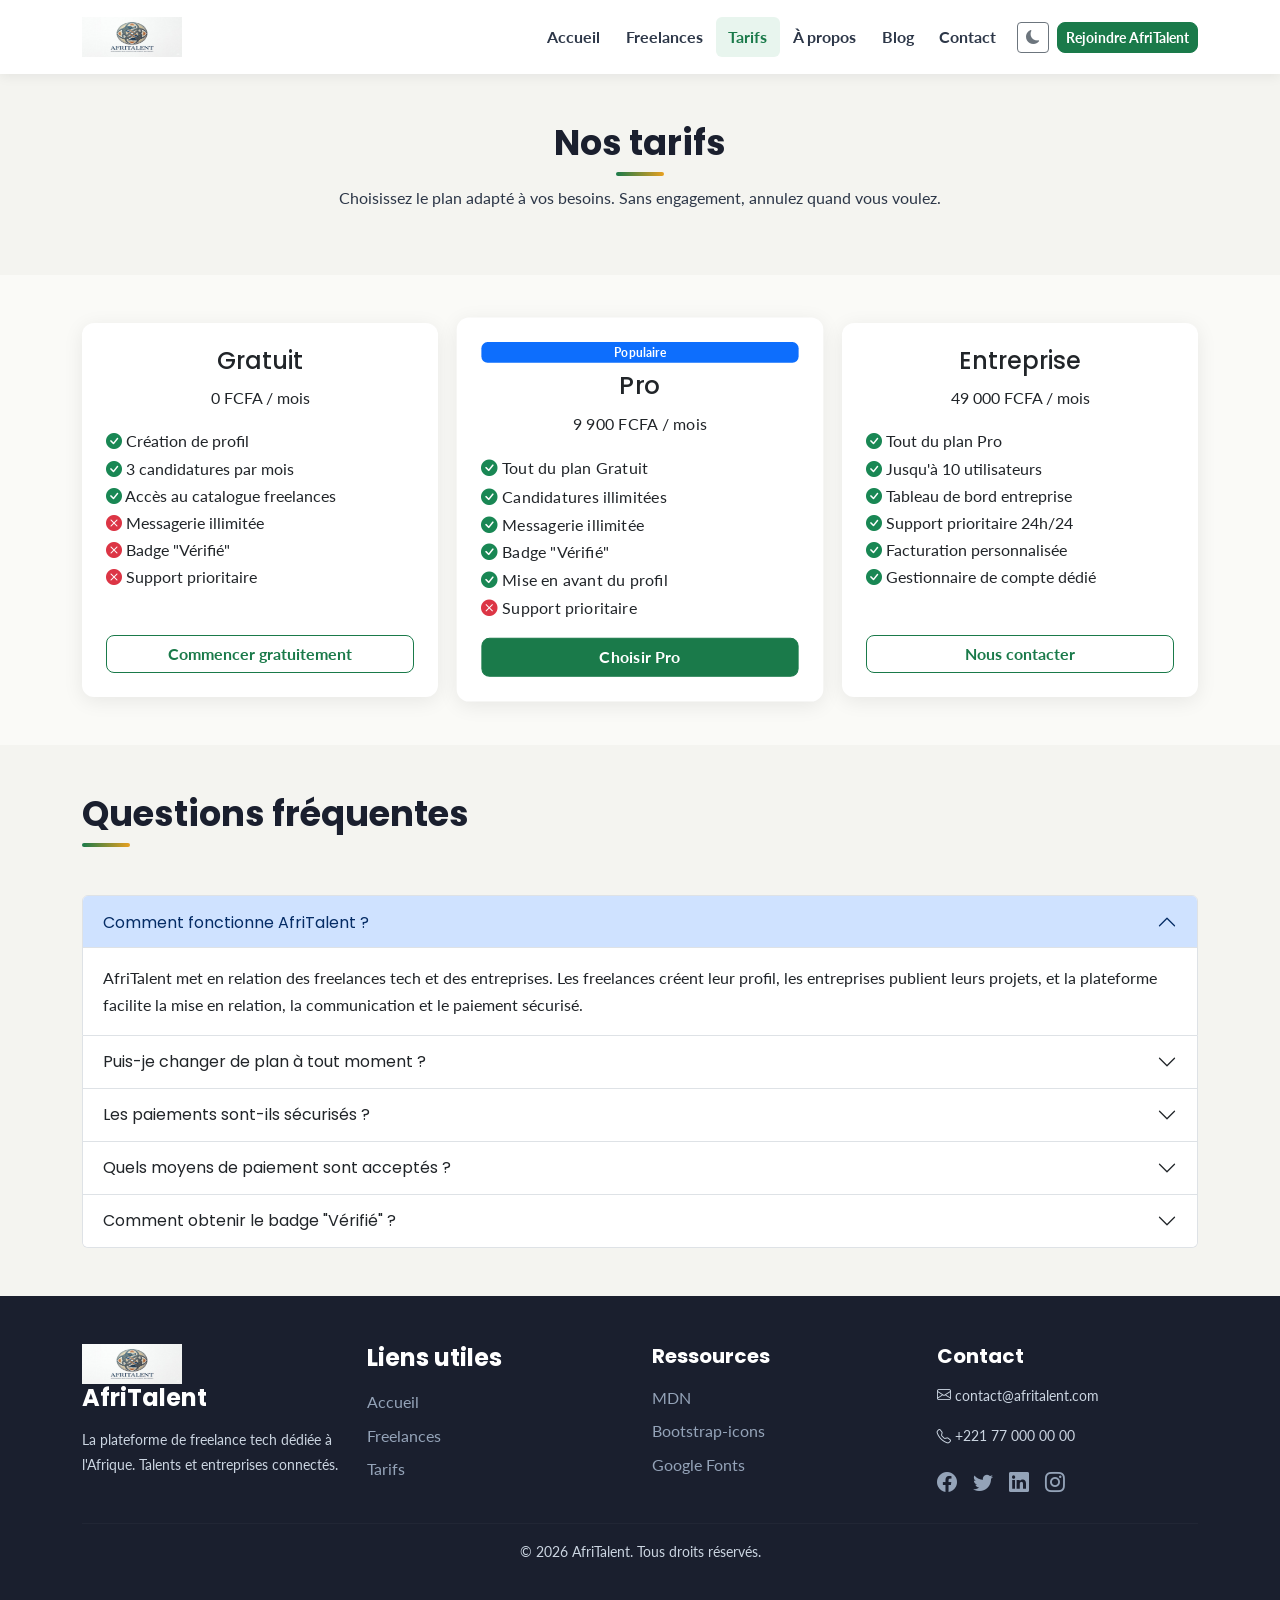
<file: tarifs.html>
<!DOCTYPE html>

<html lang="fr">
<head>
  <meta charset="UTF-8">
  <meta name="viewport" content="width=device-width, initial-scale=1.0">
  <title>AfriTalent — Tarifs</title>

  <link href="https://cdn.jsdelivr.net/npm/bootstrap@5.3.0/dist/css/bootstrap.min.css" rel="stylesheet">
  <link href="https://cdn.jsdelivr.net/npm/bootstrap-icons@1.11.0/font/bootstrap-icons.css" rel="stylesheet">
  <link href="https://fonts.googleapis.com/css2?family=Poppins:wght@600;700&family=Lato:wght@400;700&display=swap" rel="stylesheet">
  <link rel="stylesheet" href="css/style.css">
</head>
<body>

  

  <nav class="navbar navbar-expand-lg" id="navbar">
    <div class="container">
          <a class="navbar-brand d-flex align-items-center gap-2" href="tarifs.html">
            <img src="images/WhatsApp_Image_2026-04-07_at_17.41.24.jpeg" width="100" height="40" alt="Logo AfriTalent" >
          </a>
      <button
        class="navbar-toggler"
        type="button"
        data-bs-toggle="collapse"
        data-bs-target="#navMenu"
        aria-controls="navMenu"
        aria-expanded="false"
        aria-label="Ouvrir le menu">
        <span class="navbar-toggler-icon"></span>
      </button>
      <div class="collapse navbar-collapse" id="navMenu">
        <ul class="navbar-nav ms-auto align-items-lg-center">
          <li class="nav-item"><a class="nav-link" href="index.html">Accueil</a></li>
          <li class="nav-item"><a class="nav-link" href="freelances.html">Freelances</a></li>
          <li class="nav-item"><a class="nav-link active" href="tarifs.html">Tarifs</a></li>
          <li class="nav-item"><a class="nav-link" href="about.html">À propos</a></li>
          <li class="nav-item"><a class="nav-link" href="index.html#blog">Blog</a></li>
          <li class="nav-item"><a class="nav-link" href="contact.html">Contact</a></li>
          <li class="nav-item ms-lg-2">
            <button id="darkModeToggle" class="btn btn-sm btn-outline-secondary" aria-label="Activer le mode sombre">
              <i class="bi bi-moon-fill"></i>
            </button>
          </li>
          <li class="nav-item ms-lg-2">
            <a href="contact.html" class="btn btn-primary btn-sm">Rejoindre AfriTalent</a>
          </li>
        </ul>
      </div>
    </div>
  </nav>
  

  <main>

<section class="py-5 bg-light">
  <div class="container text-center">
    <h1 class="section-titre">Nos tarifs</h1>
    <p>Choisissez le plan adapté à vos besoins. Sans engagement, annulez quand vous voulez.</p>
  </div>
</section>



<section class="py-5">
  <div class="container">
    <div class="row g-4 justify-content-center align-items-stretch">

      
      <div class="col-12 col-md-4">
        <div class="card carte-tarif h-100 text-center p-4">
          <h2 class="h4">Gratuit</h2>
          <p class="prix">0 FCFA <span class="fs-6 fw-normal">/ mois</span></p>
          <ul class="list-unstyled text-start">
            <li><i class="bi bi-check-circle-fill text-success"></i> Création de profil</li>
            <li><i class="bi bi-check-circle-fill text-success"></i> 3 candidatures par mois</li>
            <li><i class="bi bi-check-circle-fill text-success"></i> Accès au catalogue freelances</li>
            <li><i class="bi bi-x-circle-fill text-danger"></i> Messagerie illimitée</li>
            <li><i class="bi bi-x-circle-fill text-danger"></i> Badge "Vérifié"</li>
            <li><i class="bi bi-x-circle-fill text-danger"></i> Support prioritaire</li>
          </ul>
          <a href="contact.html" class="btn btn-outline-primary mt-auto">Commencer gratuitement</a>
        </div>
      </div>

      
      <div class="col-12 col-md-4">
        <div class="card carte-tarif carte-populaire h-100 text-center p-4">
          <span class="badge bg-primary badge-populaire">Populaire</span>
          <h2 class="h4 mt-2">Pro</h2>
          <p class="prix">9 900 FCFA <span class="fs-6 fw-normal">/ mois</span></p>
          <ul class="list-unstyled text-start">
            <li><i class="bi bi-check-circle-fill text-success"></i> Tout du plan Gratuit</li>
            <li><i class="bi bi-check-circle-fill text-success"></i> Candidatures illimitées</li>
            <li><i class="bi bi-check-circle-fill text-success"></i> Messagerie illimitée</li>
            <li><i class="bi bi-check-circle-fill text-success"></i> Badge "Vérifié"</li>
            <li><i class="bi bi-check-circle-fill text-success"></i> Mise en avant du profil</li>
            <li><i class="bi bi-x-circle-fill text-danger"></i> Support prioritaire</li>
          </ul>
          <a href="contact.html" class="btn btn-primary mt-auto">Choisir Pro</a>
        </div>
      </div>

      
      <div class="col-12 col-md-4">
        <div class="card carte-tarif h-100 text-center p-4">
          <h2 class="h4">Entreprise</h2>
          <p class="prix">49 000 FCFA <span class="fs-6 fw-normal">/ mois</span></p>
          <ul class="list-unstyled text-start">
            <li><i class="bi bi-check-circle-fill text-success"></i> Tout du plan Pro</li>
            <li><i class="bi bi-check-circle-fill text-success"></i> Jusqu'à 10 utilisateurs</li>
            <li><i class="bi bi-check-circle-fill text-success"></i> Tableau de bord entreprise</li>
            <li><i class="bi bi-check-circle-fill text-success"></i> Support prioritaire 24h/24</li>
            <li><i class="bi bi-check-circle-fill text-success"></i> Facturation personnalisée</li>
            <li><i class="bi bi-check-circle-fill text-success"></i> Gestionnaire de compte dédié</li>
          </ul>
          <a href="contact.html" class="btn btn-outline-primary mt-auto">Nous contacter</a>
        </div>
      </div>

    </div>
  </div>
</section>

<section class="py-5 bg-light">
  <div class="container">

    <h2 class="section-titre text-center mb-5">Questions fréquentes</h2>

    <div class="accordion" id="faqAccordion">

     
      <div class="accordion-item">
        <h3 class="accordion-header">
          <button
            class="accordion-button"
            type="button"
            data-bs-toggle="collapse"
            data-bs-target="#faq1"
            aria-expanded="true"
            aria-controls="faq1">
            Comment fonctionne AfriTalent ?
          </button>
        </h3>
        <div id="faq1" class="accordion-collapse collapse show" data-bs-parent="#faqAccordion">
          <div class="accordion-body">
            AfriTalent met en relation des freelances tech et des entreprises. Les freelances créent leur profil, les entreprises publient leurs projets, et la plateforme facilite la mise en relation, la communication et le paiement sécurisé.
          </div>
        </div>
      </div>

      <div class="accordion-item">
        <h3 class="accordion-header">
          <button
            class="accordion-button collapsed"
            type="button"
            data-bs-toggle="collapse"
            data-bs-target="#faq2"
            aria-expanded="false"
            aria-controls="faq2">
            Puis-je changer de plan à tout moment ?
          </button>
        </h3>
        <div id="faq2" class="accordion-collapse collapse" data-bs-parent="#faqAccordion">
          <div class="accordion-body">
            Oui, vous pouvez passer d'un plan à l'autre à tout moment depuis votre espace personnel. La facturation est ajustée au prorata du mois en cours.
          </div>
        </div>
      </div>

      
      <div class="accordion-item">
        <h3 class="accordion-header">
          <button
            class="accordion-button collapsed"
            type="button"
            data-bs-toggle="collapse"
            data-bs-target="#faq3"
            aria-expanded="false"
            aria-controls="faq3">
            Les paiements sont-ils sécurisés ?
          </button>
        </h3>
        <div id="faq3" class="accordion-collapse collapse" data-bs-parent="#faqAccordion">
          <div class="accordion-body">
            Absolument. AfriTalent utilise un système d'entiercement : le paiement est déposé à la commande et libéré au freelance uniquement après validation de la mission par le client.
          </div>
        </div>
      </div>

     
      <div class="accordion-item">
        <h3 class="accordion-header">
          <button
            class="accordion-button collapsed"
            type="button"
            data-bs-toggle="collapse"
            data-bs-target="#faq4"
            aria-expanded="false"
            aria-controls="faq4">
            Quels moyens de paiement sont acceptés ?
          </button>
        </h3>
        <div id="faq4" class="accordion-collapse collapse" data-bs-parent="#faqAccordion">
          <div class="accordion-body">
            AfriTalent accepte les paiements par carte bancaire, Mobile Money (Orange Money, Wave, MTN MoMo) et virement bancaire pour les clients Entreprise.
          </div>
        </div>
      </div>

      
      <div class="accordion-item">
        <h3 class="accordion-header">
          <button
            class="accordion-button collapsed"
            type="button"
            data-bs-toggle="collapse"
            data-bs-target="#faq5"
            aria-expanded="false"
            aria-controls="faq5">
            Comment obtenir le badge "Vérifié" ?
          </button>
        </h3>
        <div id="faq5" class="accordion-collapse collapse" data-bs-parent="#faqAccordion">
          <div class="accordion-body">
            Le badge "Vérifié" est disponible dès le plan Pro. Il est attribué après vérification de votre identité et de vos compétences par notre équipe. Le processus prend en général 48 heures ouvrées.
          </div>
        </div>
      </div>

    </div>

  </div>
</section>

  </main>

 
  <footer class="py-5">
    <div class="container">
      <div class="row g-4">
         <div class="col-12 col-md-3">
          <h4><img src="images/WhatsApp_Image_2026-04-07_at_17.41.24.jpeg" width="100" height="40" alt="Logo AfriTalent" > AfriTalent</h4>
          <p>La plateforme de freelance tech dédiée à l'Afrique. Talents et entreprises connectés.</p>
        </div>
        <div class="col-6 col-md-3">
          <h4>Liens utiles</h4>
          <ul class="list-unstyled">
            <li><a href="index.html">Accueil</a></li>
            <li><a href="freelances.html">Freelances</a></li>
            <li><a href="tarifs.html">Tarifs</a></li>
          </ul>
        </div>
        <div class="col-6 col-md-3">
          <h5>Ressources</h5>
           <ul class="list-unstyled">
            <li><a href="https://developer.mozilla.org/fr/">MDN</a></li>
            <li><a href="https://icons.getbootstrap.com/">Bootstrap-icons</a></li>
            <li><a href="https://fonts.googleapis.com/css2?family=Poppins:wght@600;700&family=Lato:wght@400;700&display=swap">Google Fonts</a></li>
          </ul>
        </div>
        <div class="col-12 col-md-3">
          <h5>Contact</h5>
          <p><i class="bi bi-envelope"></i> contact@afritalent.com</p>
          <p><i class="bi bi-telephone"></i> +221 77 000 00 00</p>
          <div class="d-flex gap-3 mt-2">
            <a href="#" aria-label="Facebook AfriTalent"><i class="bi bi-facebook fs-5"></i></a>
            <a href="#" aria-label="Twitter AfriTalent"><i class="bi bi-twitter fs-5"></i></a>
            <a href="#" aria-label="LinkedIn AfriTalent"><i class="bi bi-linkedin fs-5"></i></a>
            <a href="#" aria-label="Instagram AfriTalent"><i class="bi bi-instagram fs-5"></i></a>
          </div>
        </div>
      </div>
      <hr class="mt-4">
      <p class="text-center mb-0">© <span id="annee"></span> AfriTalent. Tous droits réservés.</p>
    </div>
  </footer>
 

  <button id="btnHaut" aria-label="Retour en haut de page">
    <i class="bi bi-arrow-up"></i>
  </button>

  <script src="https://cdn.jsdelivr.net/npm/bootstrap@5.3.0/dist/js/bootstrap.bundle.min.js"></script>

  <script src="js/main.js"></script>

</body>
</html>
</file>
<file: css/style.css>
/* COMMIT 3 — CSS : variables, typographie, layout général et styles de base */
/* variable globale */
:root {
  --vert:        #1a7a4a;
  --vert-clair:  #25a060;
  --vert-pale:   #e8f5ee;
  --or:          #e8a020;
  --or-clair:    #fef3dc;
  --blanc:       #ffffff;
  --creme:       #fafaf7;
  --gris-clair:  #f4f4f0;
  --gris-texte:  #6b7280;
  --sombre:      #1a1f2e;
  --texte:       #2d3748;
  --ombre:       0 4px 20px rgba(0,0,0,.08);
  --ombre-forte: 0 8px 32px rgba(0,0,0,.14);
  --radius:      12px;
  --radius-lg:   20px;
  --transition:  .25s ease;
}
/* variable en mode sombre */
body.dark-mode {
  --blanc:      #1a1f2e;
  --creme:      #141824;
  --gris-clair: #1e2535;
  --texte:      #e2e8f0;
  --gris-texte: #94a3b8;
  --vert-pale:  #0e2a1c;
  --or-clair:   #2a1f00;
  background-color: #141824 !important;
  color: #e2e8f0 !important;
}

*, *::before, *::after { box-sizing: border-box; margin: 0; padding: 0; }
html { scroll-behavior: smooth; overflow-x: hidden; }

body {
  font-family: 'Lato', sans-serif;
  font-size: 16px;
  line-height: 1.7;
  color: var(--texte);
  background: var(--creme);
  overflow-x: hidden;
  transition: background var(--transition), color var(--transition);
}

img { max-width: 100%; display: block; }
a { color: var(--vert); text-decoration: none; transition: color var(--transition); }
a:hover { color: var(--vert-clair); }
:focus-visible { outline: 3px solid var(--vert); outline-offset: 3px; }

h1, h2, h3, h4, h5, h6, .hero-titre, .section-titre {
  font-family: 'Poppins', sans-serif;
  font-weight: 700;
  line-height: 1.2;
}

.section-titre {
  font-size: clamp(1.6rem, 3vw, 2.2rem);
  color: var(--sombre);
  position: relative;
  display: inline-block;
}
body.dark-mode .section-titre { color: var(--texte); }

.section-titre::after {
  content: '';
  display: block;
  width: 48px;
  height: 4px;
  background: linear-gradient(90deg, var(--vert), var(--or));
  border-radius: 2px;
  margin-top: 8px;
}
.text-center .section-titre::after { margin-inline: auto; }

.bg-light { background-color: var(--gris-clair) !important; }
body.dark-mode .bg-light { background-color: #1e2535 !important; }

#navbar {
  background: var(--blanc);
  box-shadow: 0 2px 12px rgba(0,0,0,.07);
  padding: .75rem 0;
  position: sticky;
  top: 0;
  z-index: 1000;
  min-height: 64px;
  transition: all var(--transition);
}
body.dark-mode #navbar { background: #1a1f2e !important; }

#navbar .nav-link {
  font-weight: 700;
  color: var(--texte);
  padding: .4rem .8rem;
  border-radius: 6px;
  transition: background var(--transition), color var(--transition);
}
#navbar .nav-link:hover,
#navbar .nav-link.active {
  color: var(--vert);
  background: var(--vert-pale);
}
body.dark-mode #navbar .nav-link { color: var(--texte); }

.btn-primary {
  background: var(--vert) !important;
  border-color: var(--vert) !important;
  color: #fff !important;
  font-weight: 700;
  border-radius: 8px;
  transition: all var(--transition);
}
.btn-primary:hover {
  background: var(--vert-clair) !important;
  border-color: var(--vert-clair) !important;
  transform: translateY(-1px);
  box-shadow: 0 4px 14px rgba(26,122,74,.35);
}
.btn-outline-primary {
  color: var(--vert) !important;
  border-color: var(--vert) !important;
  font-weight: 700;
  border-radius: 8px;
  background: transparent !important;
  transition: all var(--transition);
}
.btn-outline-primary:hover {
  background: var(--vert) !important;
  color: #fff !important;
  transform: translateY(-1px);
}

footer { background: var(--sombre); color: #cbd5e1; }
footer h4, footer h5 { color: #fff; font-family: 'Poppins', sans-serif; font-weight: 700; margin-bottom: 1rem; }
footer a { color: #94a3b8; transition: color var(--transition); }
footer a:hover { color: var(--or); }
footer hr { border-color: rgba(255,255,255,.12); }
footer p { font-size: .9rem; }
footer li { margin-bottom: .4rem; }

#btnHaut {
  position: fixed !important;
  bottom: 2rem !important;
  right: 2rem !important;
  width: 52px !important;
  height: 52px !important;
  border-radius: 50% !important;
  background: var(--vert) !important;
  color: #fff !important;
  border: none !important;
  font-size: 1.3rem !important;
  cursor: pointer !important;
  display: flex !important;
  align-items: center !important;
  justify-content: center !important;
  padding: 0 !important;
  opacity: 0;
  pointer-events: none;
  transform: translateY(14px);
  transition: opacity .35s ease, transform .35s ease;
  box-shadow: 0 4px 18px rgba(26,122,74,.5) !important;
  z-index: 9999 !important;
}
#btnHaut.visible {
  opacity: 1 !important;
  pointer-events: auto !important;
  transform: translateY(0) !important;
}
#btnHaut:hover { background: var(--vert-clair) !important; transform: translateY(-4px) !important; }

body.dark-mode h1, body.dark-mode h2, body.dark-mode h3,
body.dark-mode h4, body.dark-mode h5, body.dark-mode p,
body.dark-mode li, body.dark-mode label { color: var(--texte); }
body.dark-mode .text-muted { color: #94a3b8 !important; }
body.dark-mode .card { background: #1e2535 !important; }
body.dark-mode .card-title,
body.dark-mode .card-text { color: var(--texte) !important; }

/* COMMIT 4 — CSS : Bento Grid, sections hero et catégories, effets hover */

#hero {
  background: linear-gradient(135deg, var(--vert-pale) 0%, var(--creme) 60%, var(--or-clair) 100%);
  overflow: hidden;
}
.hero-titre {
  font-size: clamp(2rem, 5vw, 3rem);
  color: var(--sombre);
  line-height: 1.15;
}
body.dark-mode .hero-titre { color: var(--texte); }
.hero-sous-titre { font-size: 1.15rem; color: var(--gris-texte); margin-top: .75rem; }
.hero-img {
  border-radius: var(--radius-lg);
  box-shadow: var(--ombre-forte);
  width: 100%;
  max-width: 420px;
  object-fit: cover;
  animation: floatY 4s ease-in-out infinite;
}
@keyframes floatY {
  0%, 100% { transform: translateY(0); }
  50%       { transform: translateY(-10px); }
}

.stats-row {
  background: var(--blanc);
  border-radius: var(--radius-lg);
  padding: 1.5rem;
  box-shadow: var(--ombre);
  margin-top: 2rem;
}
body.dark-mode .stats-row { background: #1e2535; }
.stat-nombre {
  font-family: 'Poppins', sans-serif;
  font-size: clamp(1.8rem, 4vw, 2.5rem);
  font-weight: 700;
  color: var(--vert);
  margin-bottom: 0;
}
.stat-label { font-size: .9rem; color: var(--gris-texte); margin-bottom: 0; }

.bento-grid {
  display: grid;
  grid-template-columns: repeat(4, 1fr);
  gap: 1.25rem;
}
.bento-card {
  background: var(--blanc);
  border-radius: var(--radius);
  padding: 1.75rem;
  box-shadow: var(--ombre);
  transition: transform var(--transition), box-shadow var(--transition);
  position: relative;
  overflow: hidden;
}
body.dark-mode .bento-card { background: #1e2535; }
.bento-card:hover { transform: translateY(-4px); box-shadow: var(--ombre-forte); }
.bento-large { grid-column: span 2; }
.bento-icon { font-size: 2.2rem; color: var(--vert); display: block; margin-bottom: .75rem; }
.bento-card h3 { font-size: 1.1rem; font-weight: 700; margin-bottom: .5rem; }
.etape-num {
  font-family: 'Poppins', sans-serif;
  font-size: 3rem;
  font-weight: 700;
  color: var(--or);
  opacity: .18;
  position: absolute;
  top: .5rem; right: 1rem;
  line-height: 1;
  pointer-events: none;
}

.carte-categorie {
  background: var(--blanc);
  border-radius: var(--radius);
  box-shadow: var(--ombre);
  border: 2px solid transparent;
  cursor: pointer;
  transition: all var(--transition);
}
body.dark-mode .carte-categorie { background: #1e2535; }
.carte-categorie:hover { transform: translateY(-5px); box-shadow: var(--ombre-forte); border-color: var(--vert); }
.cat-icon { font-size: 2.5rem; color: var(--vert); display: block; margin-bottom: .75rem; transition: transform var(--transition); }
.carte-categorie:hover .cat-icon { transform: scale(1.15) rotate(-5deg); }
.carte-categorie h3 { font-size: 1rem; font-weight: 700; margin-bottom: .25rem; }
.carte-categorie p { font-size: .85rem; color: var(--gris-texte); margin: 0; }

#temoignages { background: var(--vert-pale); }
body.dark-mode #temoignages { background: #1e2535; }
.temoignage-carte {
  background: var(--blanc);
  border-radius: var(--radius-lg);
  padding: 2.5rem 2rem;
  max-width: 600px;
  box-shadow: var(--ombre);
}
body.dark-mode .temoignage-carte { background: #1a1f2e; }
.avatar-temoignage {
  width: 80px; height: 80px;
  border-radius: 50%;
  object-fit: cover;
  border: 3px solid var(--vert);
  margin: 0 auto;
}
.temoignage-carte .blockquote p { font-size: 1.05rem; font-style: italic; }
.etoiles { color: #f59e0b; font-size: 1.1rem; letter-spacing: 2px; }

#carouselTemoignages .carousel-control-prev,
#carouselTemoignages .carousel-control-next {
  width: 40px; height: 40px;
  background: var(--vert);
  border-radius: 50%;
  top: 50%; transform: translateY(-50%);
  opacity: 1;
}
#carouselTemoignages .carousel-control-prev { left: -20px; }
#carouselTemoignages .carousel-control-next { right: -20px; }

.card {
  border: none;
  border-radius: var(--radius);
  box-shadow: var(--ombre);
  overflow: hidden;
  background: var(--blanc);
  transition: transform var(--transition), box-shadow var(--transition);
}
body.dark-mode .card { background: #1e2535 !important; }
.card:hover { transform: translateY(-5px); box-shadow: var(--ombre-forte); }
.card-img-top { width: 100% !important; height: 200px; object-fit: cover; }
.card-footer { background: transparent; border-top: 1px solid rgba(0,0,0,.06); }

#cta { background: linear-gradient(135deg, var(--vert) 0%, var(--vert-clair) 100%); }
#cta .section-titre, #cta p { color: #fff; }
#cta .section-titre::after { background: rgba(255,255,255,.5); }
#cta .btn-primary { background: #fff !important; color: var(--vert) !important; border-color: #fff !important; }

.avatar-freelance {
  width: 90px;
  height: 90px;
  border-radius: 50%;
  object-fit: cover;
  border: 3px solid var(--vert);
  margin: 0 auto;
}

/* Boutons de filtre — style pill */
#filtres .btn-filtre {
  border-radius: 999px;
  font-weight: 700;
  font-size: .88rem;
  padding: .4rem 1.2rem;
  border-width: 2px;
  transition: all var(--transition);
}
#filtres .btn-filtre:hover {
  transform: translateY(-2px);
  box-shadow: 0 4px 12px rgba(26,122,74,.25);
}

/* Carte freelance masquée par le filtre JS */
.carte-freelance { transition: opacity .25s ease; }
.carte-freelance.masquee { display: none !important; }

/* COMMIT 5 — CSS : responsive design mobile et tablette, media queries */

@media (max-width: 575px) {
  .hero-titre { font-size: 1.8rem; }
  .hero-sous-titre { font-size: 1rem; }
  #hero .d-flex.gap-3 { flex-direction: column; align-items: stretch; }
  #hero .btn { width: 100%; text-align: center; }
  .bento-grid { grid-template-columns: 1fr; }
  .bento-large { grid-column: span 1; }
  .stat-nombre { font-size: 1.6rem; }
  .temoignage-carte { padding: 1.5rem 1rem; }
  #carouselTemoignages .carousel-control-prev,
  #carouselTemoignages .carousel-control-next { display: none; }
  .card-img-top { height: 160px; }
  .carte-populaire { transform: scale(1); }
  footer h4, footer h5 { margin-top: 1rem; }
  #navbar .navbar-collapse {
    background: var(--blanc);
    padding: 1rem;
    border-radius: 0 0 var(--radius) var(--radius);
    box-shadow: var(--ombre);
  }
  body.dark-mode #navbar .navbar-collapse { background: #1a1f2e; }
}

@media (max-width: 991px) {
  .bento-grid { grid-template-columns: repeat(2, 1fr); }
  .bento-large { grid-column: span 2; }
  .hero-img { max-width: 320px; margin: 0 auto; }
  .carte-populaire { transform: scale(1); margin-bottom: 1rem; }
  #carouselTemoignages .carousel-control-prev,
  #carouselTemoignages .carousel-control-next { display: none; }
}

@media (min-width: 1200px) {
  .bento-grid { grid-template-columns: repeat(4, 1fr); }
  .hero-img { max-width: 460px; }
  .carte-populaire { transform: scale(1.03); }
}
</file>
